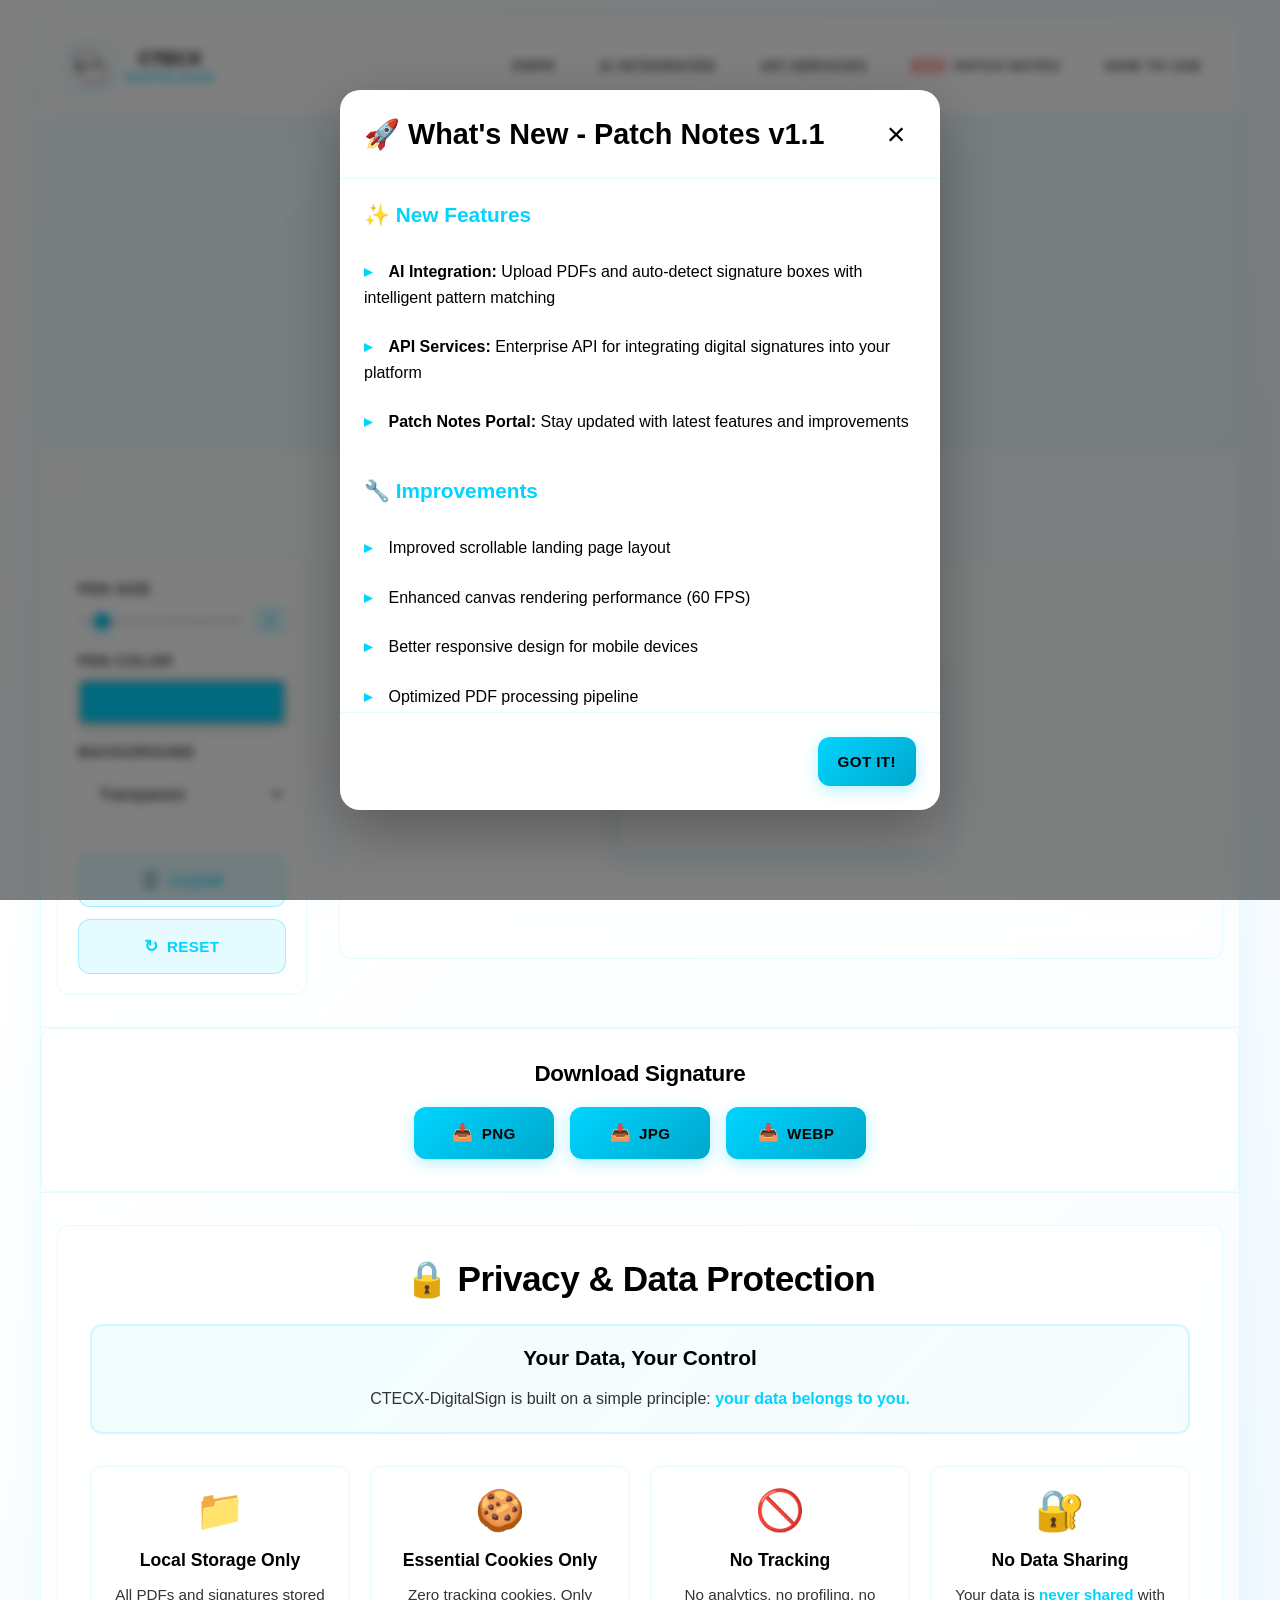
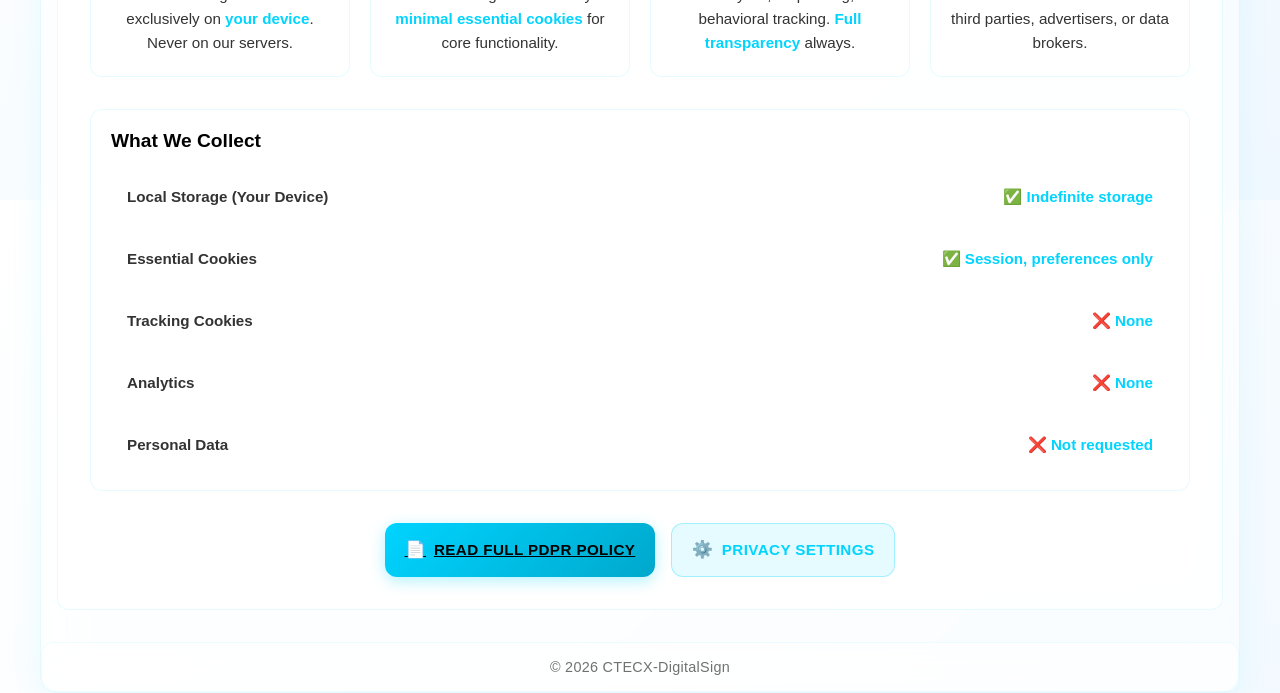
<file: index.html>
<!DOCTYPE html>
<html lang="en">
<head>
    <meta charset="UTF-8">
    <meta name="viewport" content="width=device-width, initial-scale=1.0, viewport-fit=cover">
    <title>CTECX-DigitalSign</title>
    <link rel="stylesheet" href="style.css">
    
    <!-- Favicon -->
    <link rel="icon" type="image/x-icon" href="favicon.ico">
    <link rel="icon" type="image/png" sizes="32x32" href="favicon-32x32.png">
    <link rel="icon" type="image/png" sizes="64x64" href="favicon-64x64.png">
    <link rel="icon" type="image/png" sizes="128x128" href="favicon-128x128.png">
    <link rel="icon" type="image/png" sizes="192x192" href="favicon-192x192.png">
    <link rel="icon" type="image/png" sizes="256x256" href="favicon-256x256.png">
    <link rel="apple-touch-icon" href="favicon-192x192.png">
    <meta name="theme-color" content="#00d4ff">
</head>
<body>
    <div class="container">
        <header class="glass-morphism">
            <div class="header-wrapper">
                <div class="logo-section">
                    <div class="logo">
                        <img src="ctex-logo.webp" alt="CTECX Logo" class="logo-image">
                    </div>
                    <div class="logo-text-group">
                        <span class="logo-text">CTECX</span>
                        <span class="logo-subtext">DigitalSign</span>
                    </div>
                </div>
                <button class="mobile-menu-toggle" id="mobileMenuToggle" aria-label="Toggle menu">
                    <span class="hamburger"></span>
                    <span class="hamburger"></span>
                    <span class="hamburger"></span>
                </button>
                <nav class="nav-menu" id="navMenu">
                    <a href="#pdpr" class="nav-link">PDPR</a>
                    <a href="ai-integrated.html" class="nav-link">AI INTEGRATED</a>
                    <a href="api-services.html" class="nav-link">API Services</a>
                    <button id="patchNotesBtn" class="nav-link nav-button" title="View latest patch notes">
                        <span class="badge new-badge">NEW</span> Patch Notes
                    </button>
                    <a href="how-to-use.html" class="nav-link">How to Use</a>
                </nav>
            </div>
        </header>

        <section class="hero-section glass-morphism">
            <div class="hero-content">
                <h2>Trusted by Thousands</h2>
                <div class="carousel-wrapper">
                    <div class="visitor-counter">
                        <span id="visitorCount" class="visitor-number">5,762</span>
                        <span class="visitor-label">Visitors</span>
                    </div>
                </div>
                <p class="hero-subtitle">Join our growing community of digital signature users</p>
            </div>
        </section>

        <section class="signature-section">
            <div class="signature-container">
                <h2>Sign Your Document</h2>
                
                <div class="signature-content">
                    <div class="controls glass-morphism">
                        <div class="control-group">
                            <label for="penSize">Pen Size</label>
                            <div class="slider-container">
                                <input type="range" id="penSize" min="1" max="20" value="3">
                                <span id="sizeValue" class="value-badge">3</span>
                            </div>
                        </div>

                        <div class="control-group">
                            <label for="penColor">Pen Color</label>
                            <input type="color" id="penColor" value="#00d4ff">
                        </div>

                        <div class="control-group">
                            <label for="backgroundColor">Background</label>
                            <select id="backgroundColor">
                                <option value="transparent">Transparent</option>
                                <option value="white">White</option>
                                <option value="light">Light</option>
                            </select>
                        </div>

                        <div class="button-group">
                            <button id="clearBtn" class="btn btn-secondary" title="Clear signature">
                                <span class="icon">🗑️</span>
                                <span class="btn-text">Clear</span>
                            </button>
                            <button id="resetBtn" class="btn btn-secondary" title="Reset all settings">
                                <span class="icon">↻</span>
                                <span class="btn-text">Reset</span>
                            </button>
                        </div>
                    </div>

                    <div class="canvas-section">
                        <div class="canvas-wrapper glass-morphism">
                            <canvas id="signatureCanvas"></canvas>
                        </div>
                    </div>
                </div>
            </div>
        </section>

        <div class="download-section glass-morphism">
            <h2>Download Signature</h2>
            <div class="download-buttons">
                <button id="downloadPNG" class="btn btn-primary" title="Download as PNG with transparency">
                    <span class="icon">📥</span>
                    <span>PNG</span>
                </button>
                <button id="downloadJPG" class="btn btn-primary" title="Download as JPG">
                    <span class="icon">📥</span>
                    <span>JPG</span>
                </button>
                <button id="downloadWebP" class="btn btn-primary" title="Download as WebP with transparency">
                    <span class="icon">📥</span>
                    <span>WebP</span>
                </button>
            </div>
        </div>

        <section id="pdpr" class="pdpr-section">
            <div class="pdpr-container glass-morphism">
                <h2>🔒 Privacy & Data Protection</h2>
                <div class="pdpr-content">
                    <div class="pdpr-highlight">
                        <h3>Your Data, Your Control</h3>
                        <p>CTECX-DigitalSign is built on a simple principle: <strong>your data belongs to you.</strong></p>
                    </div>
                    
                    <div class="pdpr-grid">
                        <div class="pdpr-card">
                            <div class="pdpr-icon">📁</div>
                            <h4>Local Storage Only</h4>
                            <p>All PDFs and signatures stored exclusively on <strong>your device</strong>. Never on our servers.</p>
                        </div>
                        <div class="pdpr-card">
                            <div class="pdpr-icon">🍪</div>
                            <h4>Essential Cookies Only</h4>
                            <p>Zero tracking cookies. Only <strong>minimal essential cookies</strong> for core functionality.</p>
                        </div>
                        <div class="pdpr-card">
                            <div class="pdpr-icon">🚫</div>
                            <h4>No Tracking</h4>
                            <p>No analytics, no profiling, no behavioral tracking. <strong>Full transparency</strong> always.</p>
                        </div>
                        <div class="pdpr-card">
                            <div class="pdpr-icon">🔐</div>
                            <h4>No Data Sharing</h4>
                            <p>Your data is <strong>never shared</strong> with third parties, advertisers, or data brokers.</p>
                        </div>
                    </div>

                    <div class="pdpr-details">
                        <h3>What We Collect</h3>
                        <div class="pdpr-table">
                            <div class="pdpr-row">
                                <div class="pdpr-col-label">Local Storage (Your Device)</div>
                                <div class="pdpr-col-value">✅ Indefinite storage</div>
                            </div>
                            <div class="pdpr-row">
                                <div class="pdpr-col-label">Essential Cookies</div>
                                <div class="pdpr-col-value">✅ Session, preferences only</div>
                            </div>
                            <div class="pdpr-row">
                                <div class="pdpr-col-label">Tracking Cookies</div>
                                <div class="pdpr-col-value">❌ None</div>
                            </div>
                            <div class="pdpr-row">
                                <div class="pdpr-col-label">Analytics</div>
                                <div class="pdpr-col-value">❌ None</div>
                            </div>
                            <div class="pdpr-row">
                                <div class="pdpr-col-label">Personal Data</div>
                                <div class="pdpr-col-value">❌ Not requested</div>
                            </div>
                        </div>
                    </div>

                    <div class="pdpr-cta">
                        <a href="PDPR_PRIVACY_POLICY.md" class="btn btn-primary" target="_blank">
                            <span class="icon">📄</span>
                            <span>Read Full PDPR Policy</span>
                        </a>
                        <button id="privacySettingsBtn" class="btn btn-secondary">
                            <span class="icon">⚙️</span>
                            <span>Privacy Settings</span>
                        </button>
                    </div>
                </div>
            </div>
        </section>

        <footer class="glass-morphism">
            <p>&copy; 2026 CTECX-DigitalSign</p>
        </footer>
    </div>

    <!-- Patch Notes Modal -->
    <div id="patchNotesModal" class="modal">
        <div class="modal-content">
            <div class="modal-header">
                <h2>🚀 What's New - Patch Notes v1.1</h2>
                <button class="modal-close" id="closePatchNotes">&times;</button>
            </div>
            <div class="modal-body">
                <div class="patch-section">
                    <h3>✨ New Features</h3>
                    <ul>
                        <li><strong>AI Integration:</strong> Upload PDFs and auto-detect signature boxes with intelligent pattern matching</li>
                        <li><strong>API Services:</strong> Enterprise API for integrating digital signatures into your platform</li>
                        <li><strong>Patch Notes Portal:</strong> Stay updated with latest features and improvements</li>
                    </ul>
                </div>
                <div class="patch-section">
                    <h3>🔧 Improvements</h3>
                    <ul>
                        <li>Improved scrollable landing page layout</li>
                        <li>Enhanced canvas rendering performance (60 FPS)</li>
                        <li>Better responsive design for mobile devices</li>
                        <li>Optimized PDF processing pipeline</li>
                    </ul>
                </div>
                <div class="patch-section">
                    <h3>🐛 Bug Fixes</h3>
                    <ul>
                        <li>Fixed header visibility on desktop at 100% zoom</li>
                        <li>Resolved canvas scrolling issues</li>
                        <li>Improved favicon loading on all browsers</li>
                    </ul>
                </div>
                <div class="patch-section">
                    <h3>📅 Version Info</h3>
                    <p><strong>Version:</strong> v1.1.0</p>
                    <p><strong>Released:</strong> March 17, 2026</p>
                    <p><strong>Developer:</strong> Wan Mohd Azizi (CTECX Deckergui Agentic Integrated System)</p>
                    <p><strong>License:</strong> Free to Use | <a href="https://github.com/ctaxnagomi" target="_blank">Donate via GitHub</a></p>
                </div>
            </div>
            <div class="modal-footer">
                <button id="closePatchNotesBtn" class="btn btn-primary">Got it!</button>
            </div>
        </div>
    </div>

    <script src="script.js"></script>
    <script>
        // Patch Notes Modal Handler
        const patchNotesBtn = document.getElementById('patchNotesBtn');
        const patchNotesModal = document.getElementById('patchNotesModal');
        const closePatchNotesBtn = document.getElementById('closePatchNotes');
        const closePatchNotesBtn2 = document.getElementById('closePatchNotesBtn');

        patchNotesBtn.addEventListener('click', () => {
            patchNotesModal.style.display = 'flex';
        });

        closePatchNotesBtn.addEventListener('click', () => {
            patchNotesModal.style.display = 'none';
        });

        closePatchNotesBtn2.addEventListener('click', () => {
            patchNotesModal.style.display = 'none';
        });

        patchNotesModal.addEventListener('click', (e) => {
            if (e.target === patchNotesModal) {
                patchNotesModal.style.display = 'none';
            }
        });

        // Check if this is the first visit
        if (!sessionStorage.getItem('welcomeShown') && !localStorage.getItem('skipWelcome')) {
            // Redirect to welcome page
            // window.location.href = 'welcome.html';
            sessionStorage.setItem('welcomeShown', 'true');
            // Show patch notes on first visit
            setTimeout(() => {
                patchNotesModal.style.display = 'flex';
            }, 1000);
        }
    </script>
</body>
</html>
</file>
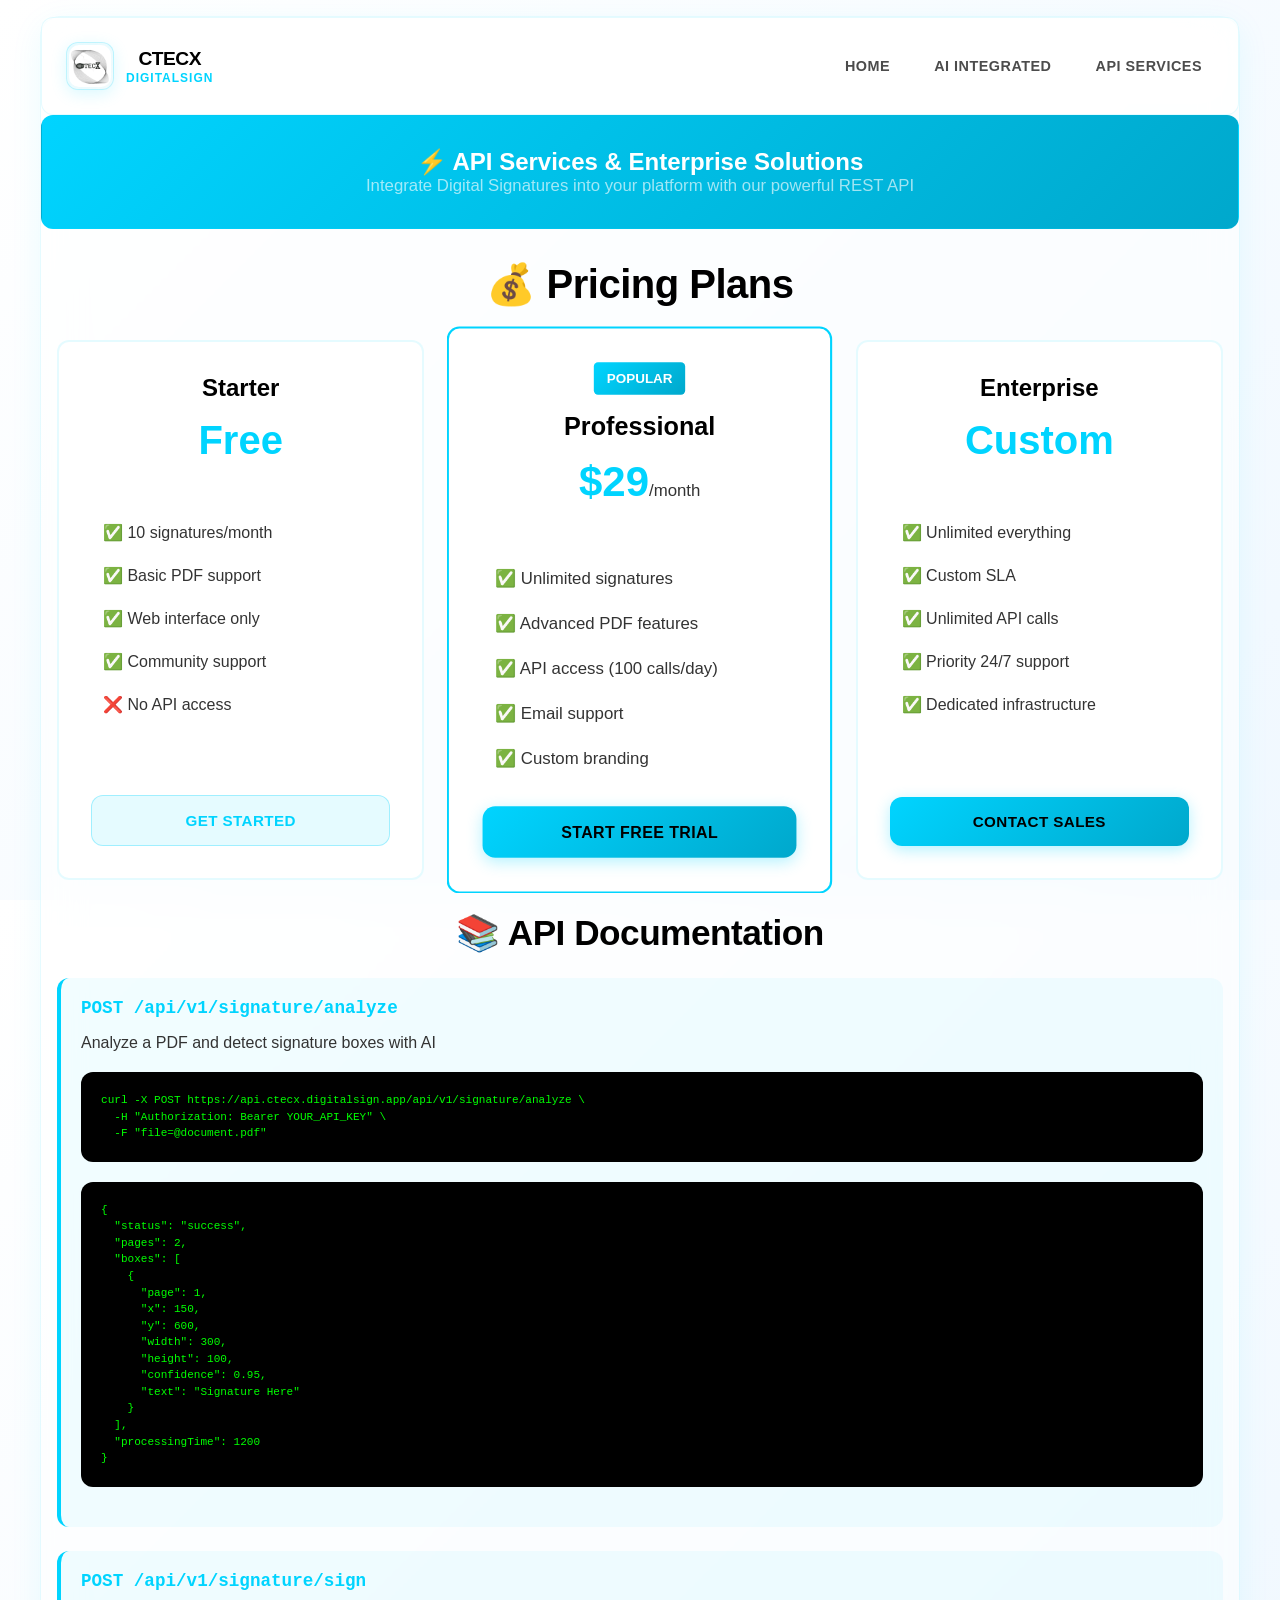
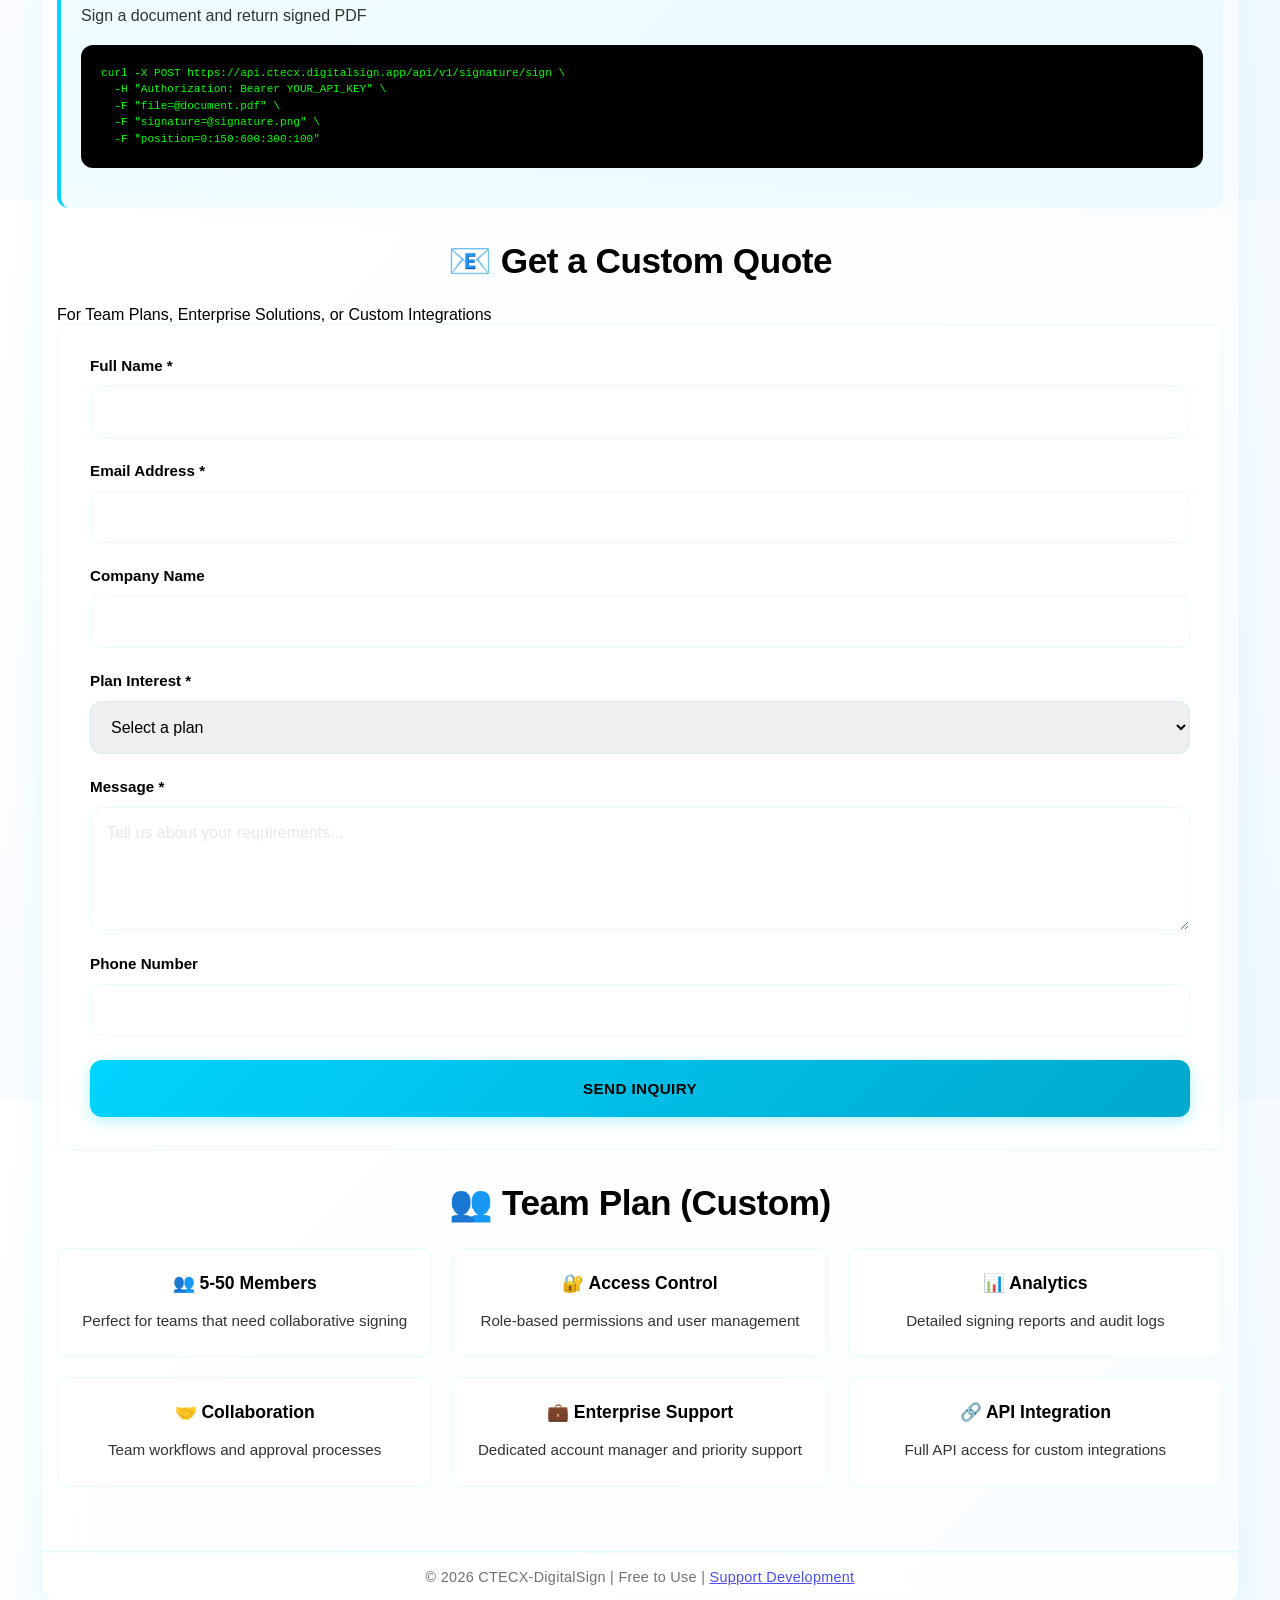
<file: api-services.html>
<!DOCTYPE html>
<html lang="en">
<head>
    <meta charset="UTF-8">
    <meta name="viewport" content="width=device-width, initial-scale=1.0, viewport-fit=cover">
    <title>API Services - CTECX-DigitalSign</title>
    <link rel="stylesheet" href="style.css">
    
    <!-- Favicon -->
    <link rel="icon" type="image/x-icon" href="favicon.ico">
    <link rel="icon" type="image/png" sizes="32x32" href="favicon-32x32.png">
    <link rel="apple-touch-icon" href="favicon-192x192.png">
    <meta name="theme-color" content="#00d4ff">
</head>
<body>
    <div class="container">
        <header class="glass-morphism">
            <div class="header-wrapper">
                <div class="logo-section">
                    <div class="logo">
                        <img src="ctex-logo.webp" alt="CTECX Logo" class="logo-image">
                    </div>
                    <div class="logo-text-group">
                        <span class="logo-text">CTECX</span>
                        <span class="logo-subtext">DigitalSign</span>
                    </div>
                </div>
                <nav class="nav-menu">
                    <a href="index.html" class="nav-link">Home</a>
                    <a href="ai-integrated.html" class="nav-link">AI INTEGRATED</a>
                    <a href="api-services.html" class="nav-link">API Services</a>
                </nav>
            </div>
        </header>

        <section class="hero-section glass-morphism" style="background: linear-gradient(135deg, #00d4ff 0%, #00a8cc 100%); color: white;">
            <div class="hero-content">
                <h1>⚡ API Services & Enterprise Solutions</h1>
                <p class="hero-subtitle" style="color: rgba(255,255,255,0.9);">Integrate Digital Signatures into your platform with our powerful REST API</p>
            </div>
        </section>

        <section class="signature-section">
            <div class="signature-container">
                <!-- Pricing Cards -->
                <div class="pricing-section">
                    <h2>💰 Pricing Plans</h2>
                    
                    <div class="pricing-grid">
                        <!-- Starter Plan -->
                        <div class="pricing-card">
                            <div class="pricing-header">
                                <h3>Starter</h3>
                                <p class="price">Free</p>
                            </div>
                            <ul class="pricing-features">
                                <li>✅ 10 signatures/month</li>
                                <li>✅ Basic PDF support</li>
                                <li>✅ Web interface only</li>
                                <li>✅ Community support</li>
                                <li>❌ No API access</li>
                            </ul>
                            <button class="btn btn-secondary" onclick="selectPlan('starter')">Get Started</button>
                        </div>

                        <!-- Professional Plan -->
                        <div class="pricing-card featured">
                            <div class="pricing-header">
                                <div class="badge-pro">POPULAR</div>
                                <h3>Professional</h3>
                                <p class="price">$29<span>/month</span></p>
                            </div>
                            <ul class="pricing-features">
                                <li>✅ Unlimited signatures</li>
                                <li>✅ Advanced PDF features</li>
                                <li>✅ API access (100 calls/day)</li>
                                <li>✅ Email support</li>
                                <li>✅ Custom branding</li>
                            </ul>
                            <button class="btn btn-primary" onclick="selectPlan('professional')">Start Free Trial</button>
                        </div>

                        <!-- Enterprise Plan -->
                        <div class="pricing-card">
                            <div class="pricing-header">
                                <h3>Enterprise</h3>
                                <p class="price">Custom</p>
                            </div>
                            <ul class="pricing-features">
                                <li>✅ Unlimited everything</li>
                                <li>✅ Custom SLA</li>
                                <li>✅ Unlimited API calls</li>
                                <li>✅ Priority 24/7 support</li>
                                <li>✅ Dedicated infrastructure</li>
                            </ul>
                            <button class="btn btn-primary" onclick="selectPlan('enterprise')">Contact Sales</button>
                        </div>
                    </div>
                </div>

                <!-- API Documentation -->
                <div class="api-section">
                    <h2>📚 API Documentation</h2>
                    
                    <div class="api-endpoint">
                        <h3>POST /api/v1/signature/analyze</h3>
                        <p>Analyze a PDF and detect signature boxes with AI</p>
                        
                        <div class="code-block">
<pre>curl -X POST https://api.ctecx.digitalsign.app/api/v1/signature/analyze \
  -H "Authorization: Bearer YOUR_API_KEY" \
  -F "file=@document.pdf"</pre>
                        </div>

                        <div class="response-block">
<pre>{
  "status": "success",
  "pages": 2,
  "boxes": [
    {
      "page": 1,
      "x": 150,
      "y": 600,
      "width": 300,
      "height": 100,
      "confidence": 0.95,
      "text": "Signature Here"
    }
  ],
  "processingTime": 1200
}</pre>
                        </div>
                    </div>

                    <div class="api-endpoint">
                        <h3>POST /api/v1/signature/sign</h3>
                        <p>Sign a document and return signed PDF</p>
                        
                        <div class="code-block">
<pre>curl -X POST https://api.ctecx.digitalsign.app/api/v1/signature/sign \
  -H "Authorization: Bearer YOUR_API_KEY" \
  -F "file=@document.pdf" \
  -F "signature=@signature.png" \
  -F "position=0:150:600:300:100"</pre>
                        </div>
                    </div>
                </div>

                <!-- Contact Form Section -->
                <div class="contact-section">
                    <h2>📧 Get a Custom Quote</h2>
                    <p>For Team Plans, Enterprise Solutions, or Custom Integrations</p>
                    
                    <form id="contactForm" class="contact-form">
                        <div class="form-group">
                            <label for="name">Full Name *</label>
                            <input type="text" id="name" name="name" required>
                        </div>

                        <div class="form-group">
                            <label for="email">Email Address *</label>
                            <input type="email" id="email" name="email" required>
                        </div>

                        <div class="form-group">
                            <label for="company">Company Name</label>
                            <input type="text" id="company" name="company">
                        </div>

                        <div class="form-group">
                            <label for="plan">Plan Interest *</label>
                            <select id="plan" name="plan" required>
                                <option value="">Select a plan</option>
                                <option value="team">Team Plan (5-50 members)</option>
                                <option value="enterprise">Enterprise Solution</option>
                                <option value="custom">Custom Integration</option>
                                <option value="other">Other Inquiry</option>
                            </select>
                        </div>

                        <div class="form-group">
                            <label for="message">Message *</label>
                            <textarea id="message" name="message" rows="5" required placeholder="Tell us about your requirements..."></textarea>
                        </div>

                        <div class="form-group">
                            <label for="phone">Phone Number</label>
                            <input type="tel" id="phone" name="phone">
                        </div>

                        <button type="submit" class="btn btn-primary" style="width: 100%; padding: var(--spacing-lg);">Send Inquiry</button>
                    </form>
                </div>

                <!-- Team Plan Details -->
                <div class="team-plan">
                    <h2>👥 Team Plan (Custom)</h2>
                    <div class="team-features">
                        <div class="feature-card">
                            <h4>👥 5-50 Members</h4>
                            <p>Perfect for teams that need collaborative signing</p>
                        </div>
                        <div class="feature-card">
                            <h4>🔐 Access Control</h4>
                            <p>Role-based permissions and user management</p>
                        </div>
                        <div class="feature-card">
                            <h4>📊 Analytics</h4>
                            <p>Detailed signing reports and audit logs</p>
                        </div>
                        <div class="feature-card">
                            <h4>🤝 Collaboration</h4>
                            <p>Team workflows and approval processes</p>
                        </div>
                        <div class="feature-card">
                            <h4>💼 Enterprise Support</h4>
                            <p>Dedicated account manager and priority support</p>
                        </div>
                        <div class="feature-card">
                            <h4>🔗 API Integration</h4>
                            <p>Full API access for custom integrations</p>
                        </div>
                    </div>
                </div>
            </div>
        </section>

        <footer class="glass-morphism">
            <p>&copy; 2026 CTECX-DigitalSign | Free to Use | <a href="https://github.com/ctaxnagomi" target="_blank">Support Development</a></p>
        </footer>
    </div>

    <script>
        // Plan Selection Handler
        function selectPlan(plan) {
            document.getElementById('plan').value = plan;
            document.getElementById('contactForm').scrollIntoView({ behavior: 'smooth' });
            document.getElementById('name').focus();
        }

        // Form Submission Handler
        document.getElementById('contactForm').addEventListener('submit', function(e) {
            e.preventDefault();

            const name = document.getElementById('name').value;
            const email = document.getElementById('email').value;
            const company = document.getElementById('company').value;
            const plan = document.getElementById('plan').value;
            const message = document.getElementById('message').value;
            const phone = document.getElementById('phone').value;

            // Construct mailto link
            const subject = `API Services Inquiry - ${plan}`;
            const body = `
Hello,

I am interested in ${plan} plan for CTECX-DigitalSign API Services.

Name: ${name}
Email: ${email}
Company: ${company}
Phone: ${phone}

Message:
${message}

---
Sent from CTECX-DigitalSign API Services Page
            `.trim();

            const mailtoLink = `mailto:ctaxnagomi@gmail.com?subject=${encodeURIComponent(subject)}&body=${encodeURIComponent(body)}`;

            // Open mail client
            window.location.href = mailtoLink;

            // Show confirmation
            alert('Opening your email client. If it doesn\'t open, please contact us directly at: ctaxnagomi@gmail.com');
        });
    </script>
</body>
</html>
</file>
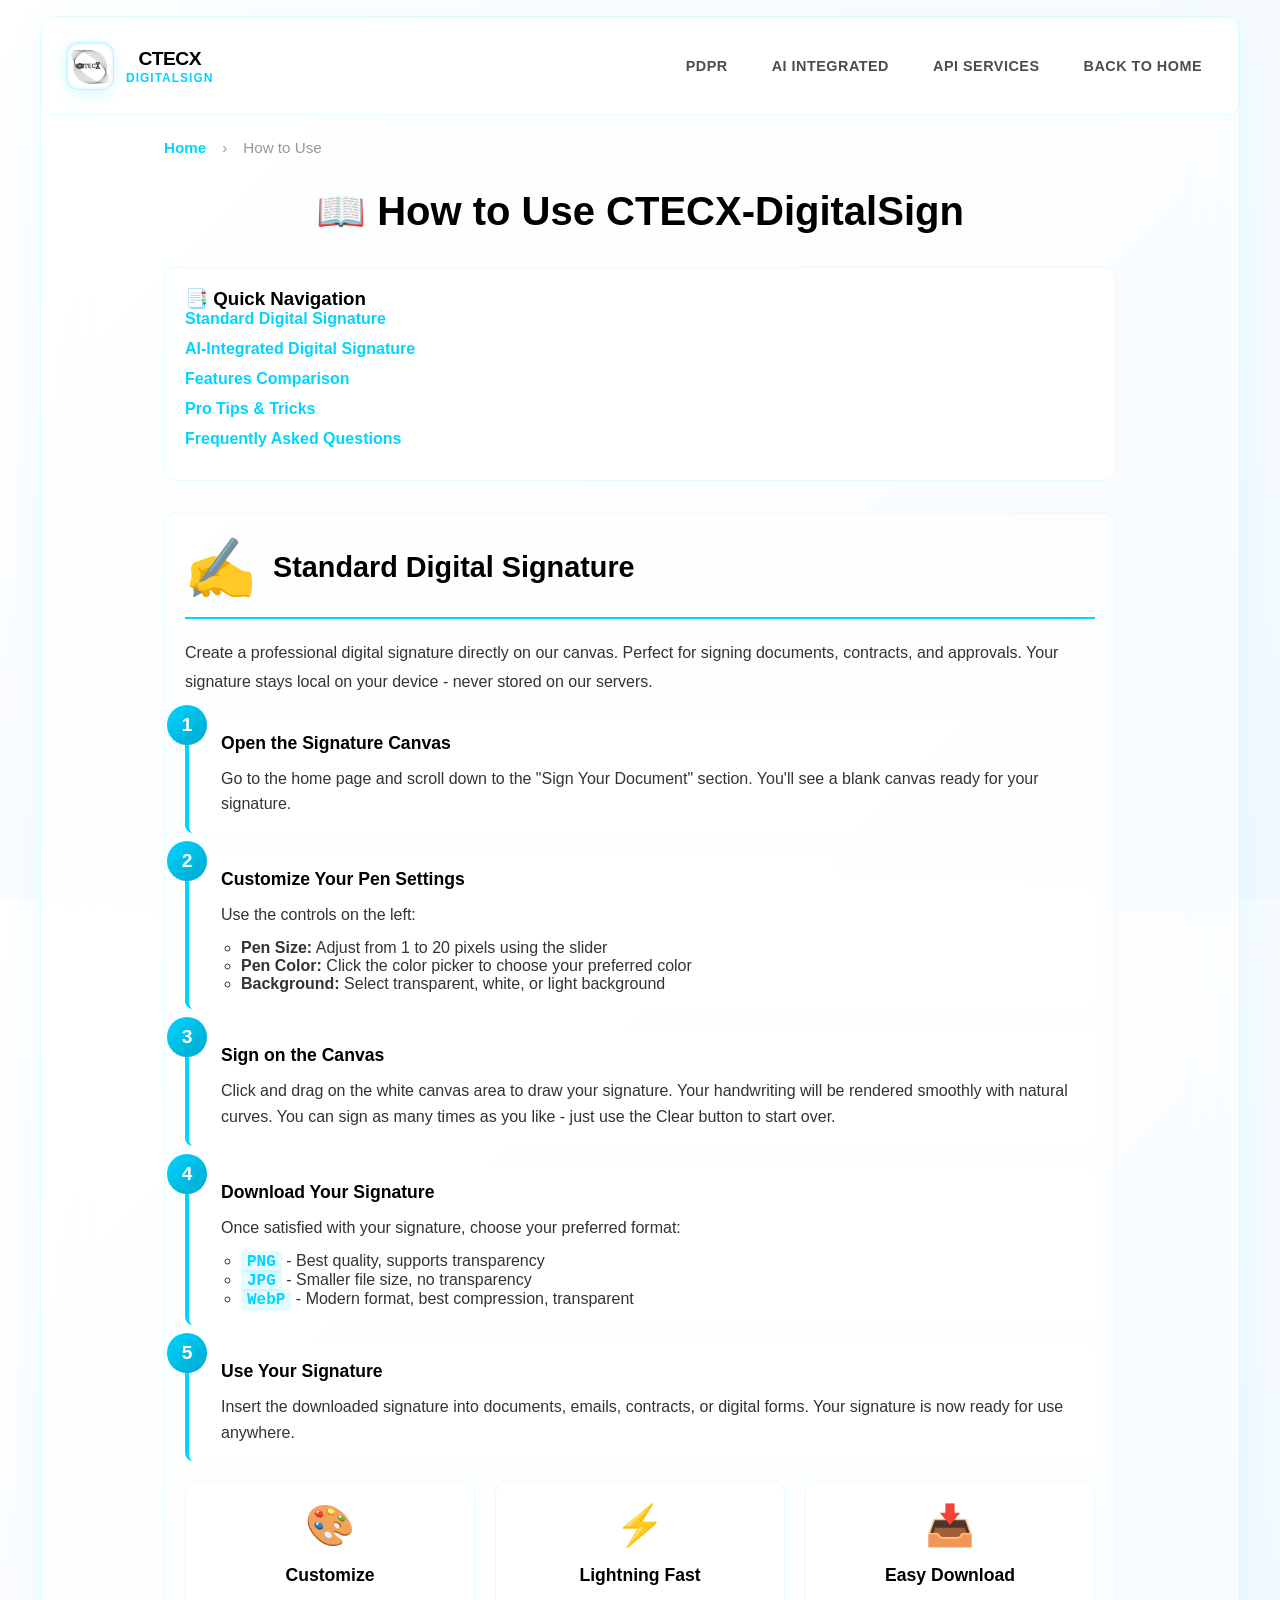
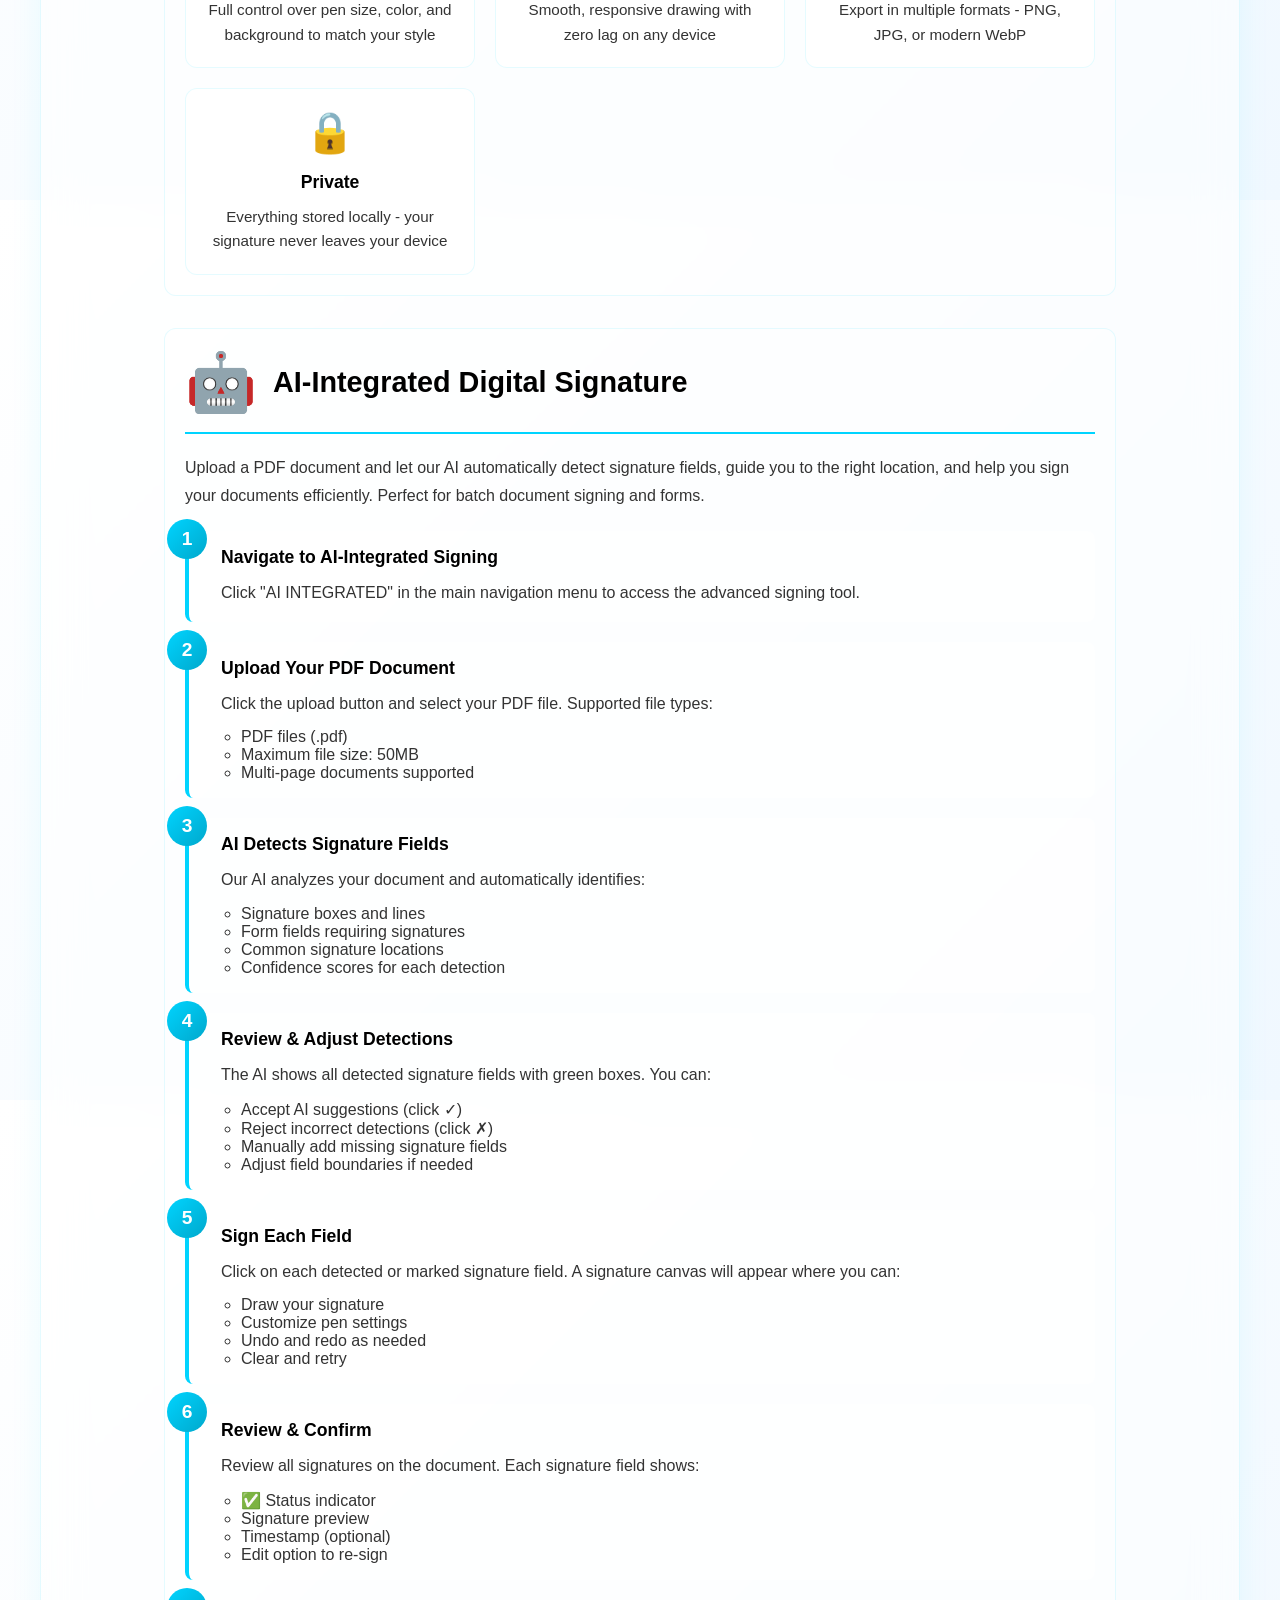
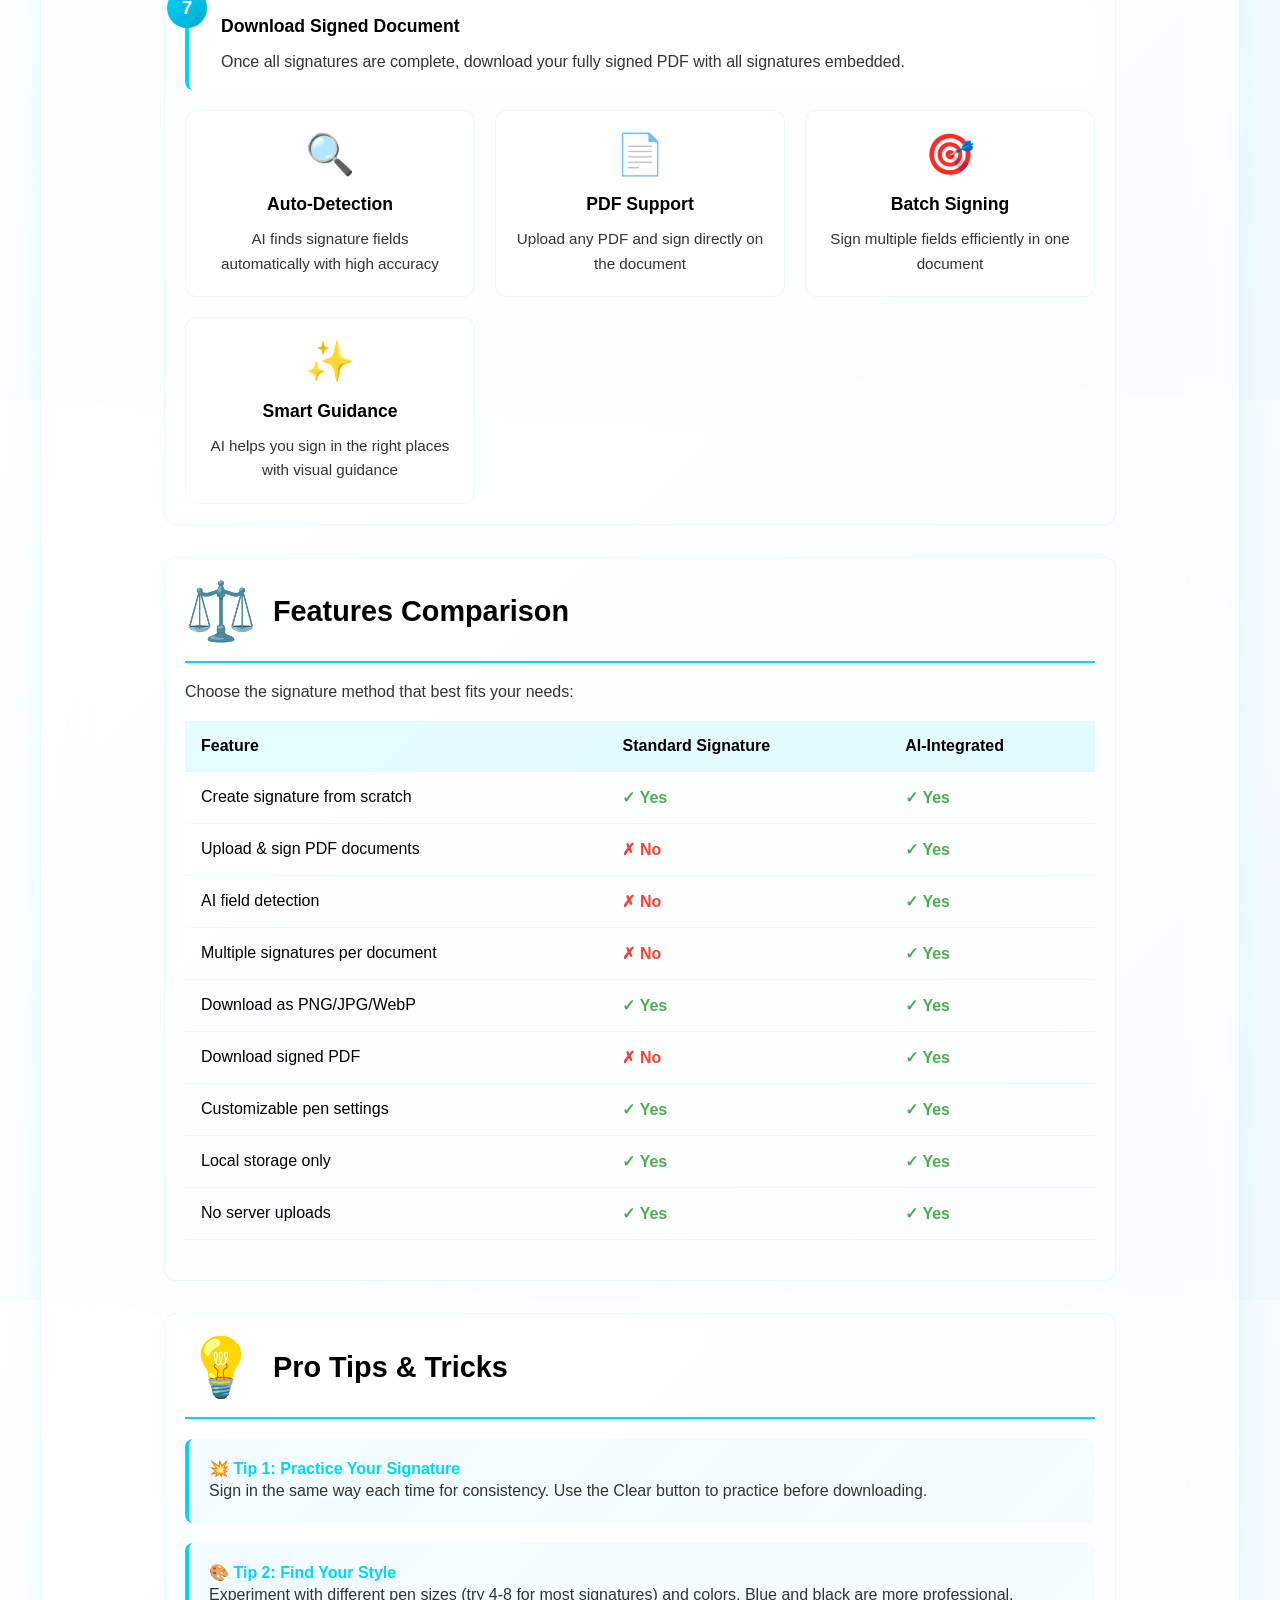
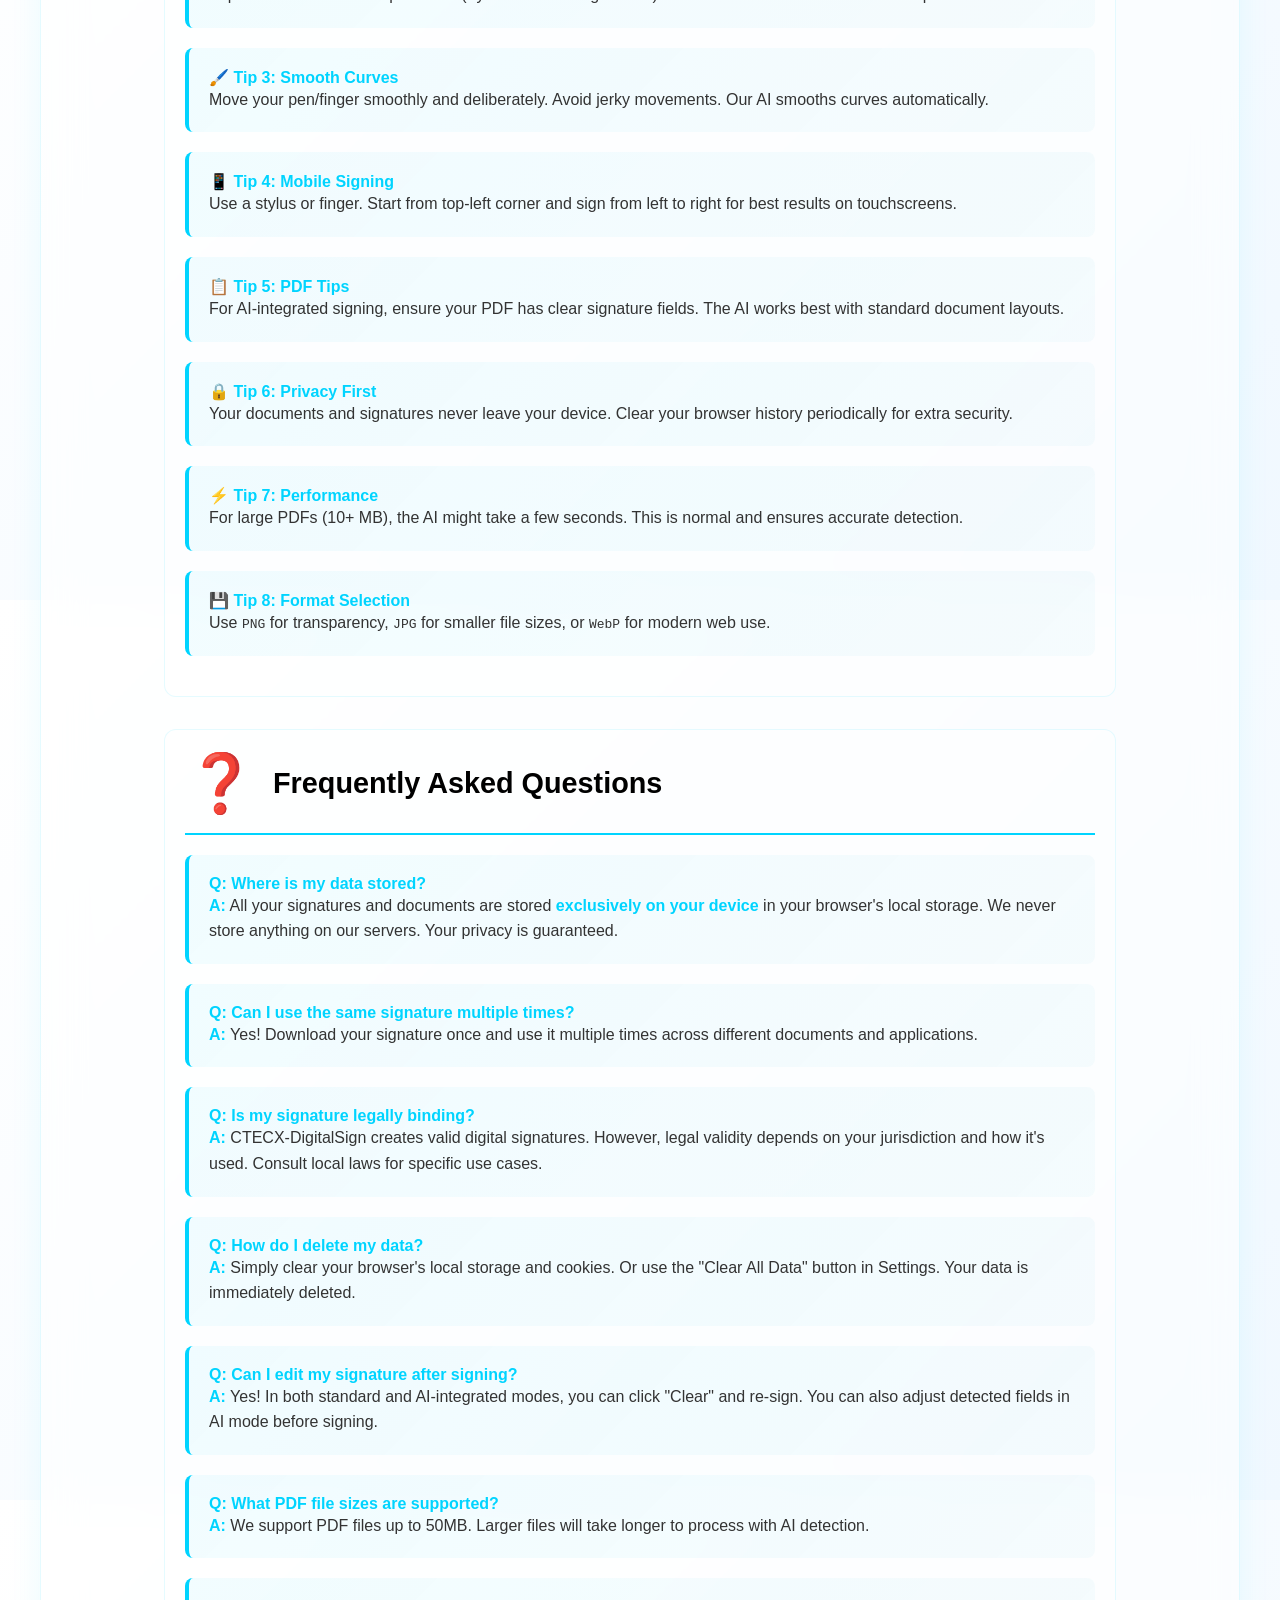
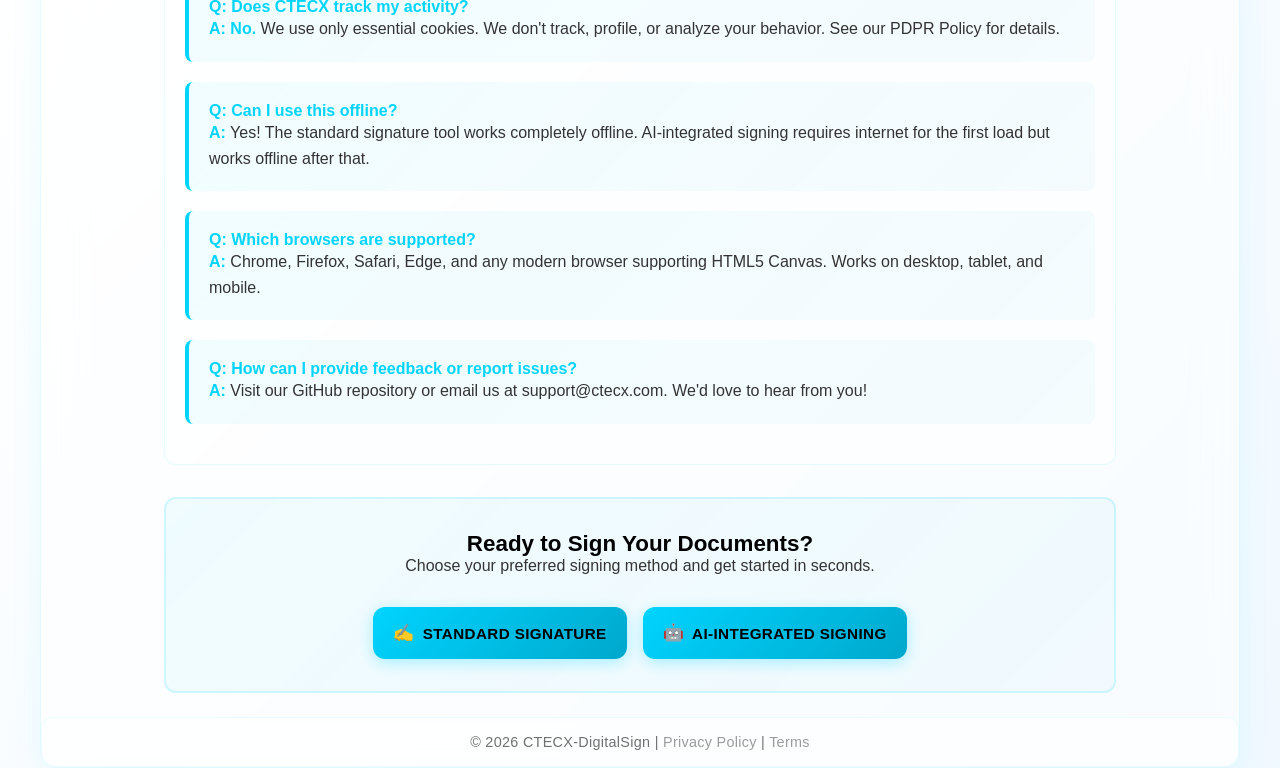
<file: how-to-use.html>
<!DOCTYPE html>
<html lang="en">
<head>
    <meta charset="UTF-8">
    <meta name="viewport" content="width=device-width, initial-scale=1.0, viewport-fit=cover">
    <title>How to Use - CTECX-DigitalSign</title>
    <link rel="stylesheet" href="style.css">
    <link rel="icon" type="image/x-icon" href="favicon.ico">
    <link rel="icon" type="image/png" sizes="32x32" href="favicon-32x32.png">
    <style>
        .how-to-container {
            max-width: 1000px;
            margin: 0 auto;
            padding: var(--spacing-xl);
        }

        .how-to-section {
            margin-bottom: var(--spacing-2xl);
            background: rgba(255, 255, 255, 0.4);
            border: 1px solid var(--glass-border);
            border-radius: var(--border-radius-sm);
            padding: var(--spacing-lg);
            animation: slideIn 0.5s ease-out;
        }

        @keyframes slideIn {
            from {
                opacity: 0;
                transform: translateY(20px);
            }
            to {
                opacity: 1;
                transform: translateY(0);
            }
        }

        .how-to-section h2 {
            color: var(--color-dark);
            font-size: 1.8em;
            margin-bottom: var(--spacing-lg);
            padding-bottom: var(--spacing-md);
            border-bottom: 2px solid var(--color-primary);
            display: flex;
            align-items: center;
            gap: var(--spacing-md);
        }

        .section-icon {
            font-size: 2em;
            min-width: 40px;
        }

        .step-list {
            list-style: none;
            counter-reset: step-counter;
            padding: 0;
        }

        .step-item {
            counter-increment: step-counter;
            margin-bottom: var(--spacing-lg);
            padding: var(--spacing-md);
            background: rgba(255, 255, 255, 0.5);
            border-left: 4px solid var(--color-primary);
            border-radius: 8px;
            position: relative;
            padding-left: var(--spacing-2xl);
        }

        .step-item::before {
            content: counter(step-counter);
            position: absolute;
            left: 0;
            top: 0;
            width: 40px;
            height: 40px;
            background: linear-gradient(135deg, var(--color-primary) 0%, var(--color-primary-dark) 100%);
            color: white;
            display: flex;
            align-items: center;
            justify-content: center;
            font-weight: 700;
            font-size: 1.2em;
            border-radius: 50%;
            margin-left: -22px;
            margin-top: -12px;
        }

        .step-item h4 {
            color: var(--color-dark);
            font-weight: 700;
            margin: 0 0 var(--spacing-sm) 0;
            font-size: 1.1em;
        }

        .step-item p {
            color: var(--color-gray-dark);
            margin: 0;
            line-height: 1.6;
        }

        .step-item code {
            background: rgba(0, 212, 255, 0.1);
            padding: 2px 6px;
            border-radius: 4px;
            color: var(--color-primary);
            font-family: 'Courier New', monospace;
            font-weight: 600;
        }

        .feature-grid {
            display: grid;
            grid-template-columns: repeat(auto-fit, minmax(280px, 1fr));
            gap: var(--spacing-lg);
            margin-top: var(--spacing-lg);
        }

        .feature-card {
            background: white;
            border: 1px solid var(--glass-border);
            border-radius: var(--border-radius-sm);
            padding: var(--spacing-lg);
            text-align: center;
            transition: all 0.3s ease;
        }

        .feature-card:hover {
            border-color: var(--color-primary);
            box-shadow: 0 8px 32px rgba(0, 212, 255, 0.1);
            transform: translateY(-4px);
        }

        .feature-icon {
            font-size: 2.5em;
            margin-bottom: var(--spacing-md);
        }

        .feature-card h4 {
            color: var(--color-dark);
            font-weight: 700;
            margin-bottom: var(--spacing-sm);
            font-size: 1.1em;
        }

        .feature-card p {
            color: var(--color-gray-dark);
            font-size: 0.95em;
            line-height: 1.6;
        }

        .tip-box {
            background: linear-gradient(135deg, rgba(0, 212, 255, 0.05) 0%, rgba(0, 168, 204, 0.03) 100%);
            border-left: 4px solid var(--color-primary);
            border-radius: 8px;
            padding: var(--spacing-lg);
            margin: var(--spacing-lg) 0;
        }

        .tip-box strong {
            color: var(--color-primary);
            font-weight: 700;
        }

        .tip-box p {
            margin: 0;
            color: var(--color-gray-dark);
            line-height: 1.6;
        }

        .comparison-table {
            width: 100%;
            border-collapse: collapse;
            margin: var(--spacing-lg) 0;
        }

        .comparison-table th,
        .comparison-table td {
            padding: var(--spacing-md);
            text-align: left;
            border-bottom: 1px solid var(--glass-border);
        }

        .comparison-table th {
            background: rgba(0, 212, 255, 0.1);
            color: var(--color-dark);
            font-weight: 700;
        }

        .comparison-table tr:hover {
            background: rgba(0, 212, 255, 0.05);
        }

        .mark {
            color: #4caf50;
            font-weight: 700;
        }

        .unmark {
            color: #f44336;
            font-weight: 700;
        }

        .cta-buttons {
            display: flex;
            gap: var(--spacing-md);
            justify-content: center;
            flex-wrap: wrap;
            margin-top: var(--spacing-2xl);
        }

        .breadcrumb {
            display: flex;
            gap: var(--spacing-md);
            align-items: center;
            margin-bottom: var(--spacing-2xl);
            font-size: 0.95em;
        }

        .breadcrumb a {
            color: var(--color-primary);
            text-decoration: none;
            font-weight: 600;
            transition: opacity 0.2s ease;
        }

        .breadcrumb a:hover {
            opacity: 0.7;
        }

        .breadcrumb span {
            color: var(--color-gray-dark);
            opacity: 0.5;
        }

        .toc {
            background: white;
            border: 1px solid var(--glass-border);
            border-radius: var(--border-radius-sm);
            padding: var(--spacing-lg);
            margin-bottom: var(--spacing-2xl);
        }

        .toc h3 {
            color: var(--color-dark);
            margin-top: 0;
            font-weight: 700;
        }

        .toc ul {
            list-style: none;
            padding: 0;
            margin: 0;
        }

        .toc li {
            margin-bottom: var(--spacing-sm);
        }

        .toc a {
            color: var(--color-primary);
            text-decoration: none;
            font-weight: 600;
            transition: opacity 0.2s ease;
        }

        .toc a:hover {
            opacity: 0.7;
        }

        @media (max-width: 768px) {
            .how-to-container {
                padding: var(--spacing-lg);
            }

            .how-to-section {
                padding: var(--spacing-md);
            }

            .how-to-section h2 {
                font-size: 1.4em;
            }

            .feature-grid {
                grid-template-columns: 1fr;
            }

            .cta-buttons {
                flex-direction: column;
            }

            .comparison-table {
                font-size: 0.9em;
            }

            .comparison-table th,
            .comparison-table td {
                padding: var(--spacing-sm);
            }

            .breadcrumb {
                flex-wrap: wrap;
            }
        }
    </style>
</head>
<body>
    <div class="container">
        <header class="glass-morphism">
            <div class="header-wrapper">
                <div class="logo-section">
                    <div class="logo">
                        <img src="ctex-logo.webp" alt="CTECX Logo" class="logo-image">
                    </div>
                    <div class="logo-text-group">
                        <span class="logo-text">CTECX</span>
                        <span class="logo-subtext">DigitalSign</span>
                    </div>
                </div>
                <button class="mobile-menu-toggle" id="mobileMenuToggle" aria-label="Toggle menu">
                    <span class="hamburger"></span>
                    <span class="hamburger"></span>
                    <span class="hamburger"></span>
                </button>
                <nav class="nav-menu" id="navMenu">
                    <a href="index.html#pdpr" class="nav-link">PDPR</a>
                    <a href="ai-integrated.html" class="nav-link">AI INTEGRATED</a>
                    <a href="api-services.html" class="nav-link">API Services</a>
                    <a href="index.html" class="nav-link">Back to Home</a>
                </nav>
            </div>
        </header>

        <div class="how-to-container">
            <div class="breadcrumb">
                <a href="index.html">Home</a>
                <span>›</span>
                <span>How to Use</span>
            </div>

            <h1 style="text-align: center; color: var(--color-dark); margin-bottom: var(--spacing-2xl); font-size: 2.5em;">
                📖 How to Use CTECX-DigitalSign
            </h1>

            <!-- Table of Contents -->
            <div class="toc">
                <h3>📑 Quick Navigation</h3>
                <ul>
                    <li><a href="#standard">Standard Digital Signature</a></li>
                    <li><a href="#ai-integrated">AI-Integrated Digital Signature</a></li>
                    <li><a href="#features">Features Comparison</a></li>
                    <li><a href="#tips">Pro Tips & Tricks</a></li>
                    <li><a href="#faq">Frequently Asked Questions</a></li>
                </ul>
            </div>

            <!-- Standard Digital Signature Section -->
            <div class="how-to-section" id="standard">
                <h2><span class="section-icon">✍️</span>Standard Digital Signature</h2>
                
                <p style="color: var(--color-gray-dark); line-height: 1.8; margin-bottom: var(--spacing-lg);">
                    Create a professional digital signature directly on our canvas. Perfect for signing documents, contracts, and approvals. Your signature stays local on your device - never stored on our servers.
                </p>

                <ol class="step-list">
                    <li class="step-item">
                        <h4>Open the Signature Canvas</h4>
                        <p>Go to the home page and scroll down to the "Sign Your Document" section. You'll see a blank canvas ready for your signature.</p>
                    </li>

                    <li class="step-item">
                        <h4>Customize Your Pen Settings</h4>
                        <p>Use the controls on the left:</p>
                        <ul style="margin-top: var(--spacing-sm); padding-left: 20px; color: var(--color-gray-dark);">
                            <li><strong>Pen Size:</strong> Adjust from 1 to 20 pixels using the slider</li>
                            <li><strong>Pen Color:</strong> Click the color picker to choose your preferred color</li>
                            <li><strong>Background:</strong> Select transparent, white, or light background</li>
                        </ul>
                    </li>

                    <li class="step-item">
                        <h4>Sign on the Canvas</h4>
                        <p>Click and drag on the white canvas area to draw your signature. Your handwriting will be rendered smoothly with natural curves. You can sign as many times as you like - just use the Clear button to start over.</p>
                    </li>

                    <li class="step-item">
                        <h4>Download Your Signature</h4>
                        <p>Once satisfied with your signature, choose your preferred format:</p>
                        <ul style="margin-top: var(--spacing-sm); padding-left: 20px; color: var(--color-gray-dark);">
                            <li><code>PNG</code> - Best quality, supports transparency</li>
                            <li><code>JPG</code> - Smaller file size, no transparency</li>
                            <li><code>WebP</code> - Modern format, best compression, transparent</li>
                        </ul>
                    </li>

                    <li class="step-item">
                        <h4>Use Your Signature</h4>
                        <p>Insert the downloaded signature into documents, emails, contracts, or digital forms. Your signature is now ready for use anywhere.</p>
                    </li>
                </ol>

                <div class="feature-grid">
                    <div class="feature-card">
                        <div class="feature-icon">🎨</div>
                        <h4>Customize</h4>
                        <p>Full control over pen size, color, and background to match your style</p>
                    </div>
                    <div class="feature-card">
                        <div class="feature-icon">⚡</div>
                        <h4>Lightning Fast</h4>
                        <p>Smooth, responsive drawing with zero lag on any device</p>
                    </div>
                    <div class="feature-card">
                        <div class="feature-icon">📥</div>
                        <h4>Easy Download</h4>
                        <p>Export in multiple formats - PNG, JPG, or modern WebP</p>
                    </div>
                    <div class="feature-card">
                        <div class="feature-icon">🔒</div>
                        <h4>Private</h4>
                        <p>Everything stored locally - your signature never leaves your device</p>
                    </div>
                </div>
            </div>

            <!-- AI-Integrated Section -->
            <div class="how-to-section" id="ai-integrated">
                <h2><span class="section-icon">🤖</span>AI-Integrated Digital Signature</h2>
                
                <p style="color: var(--color-gray-dark); line-height: 1.8; margin-bottom: var(--spacing-lg);">
                    Upload a PDF document and let our AI automatically detect signature fields, guide you to the right location, and help you sign your documents efficiently. Perfect for batch document signing and forms.
                </p>

                <ol class="step-list">
                    <li class="step-item">
                        <h4>Navigate to AI-Integrated Signing</h4>
                        <p>Click "AI INTEGRATED" in the main navigation menu to access the advanced signing tool.</p>
                    </li>

                    <li class="step-item">
                        <h4>Upload Your PDF Document</h4>
                        <p>Click the upload button and select your PDF file. Supported file types:</p>
                        <ul style="margin-top: var(--spacing-sm); padding-left: 20px; color: var(--color-gray-dark);">
                            <li>PDF files (.pdf)</li>
                            <li>Maximum file size: 50MB</li>
                            <li>Multi-page documents supported</li>
                        </ul>
                    </li>

                    <li class="step-item">
                        <h4>AI Detects Signature Fields</h4>
                        <p>Our AI analyzes your document and automatically identifies:</p>
                        <ul style="margin-top: var(--spacing-sm); padding-left: 20px; color: var(--color-gray-dark);">
                            <li>Signature boxes and lines</li>
                            <li>Form fields requiring signatures</li>
                            <li>Common signature locations</li>
                            <li>Confidence scores for each detection</li>
                        </ul>
                    </li>

                    <li class="step-item">
                        <h4>Review & Adjust Detections</h4>
                        <p>The AI shows all detected signature fields with green boxes. You can:</p>
                        <ul style="margin-top: var(--spacing-sm); padding-left: 20px; color: var(--color-gray-dark);">
                            <li>Accept AI suggestions (click ✓)</li>
                            <li>Reject incorrect detections (click ✗)</li>
                            <li>Manually add missing signature fields</li>
                            <li>Adjust field boundaries if needed</li>
                        </ul>
                    </li>

                    <li class="step-item">
                        <h4>Sign Each Field</h4>
                        <p>Click on each detected or marked signature field. A signature canvas will appear where you can:</p>
                        <ul style="margin-top: var(--spacing-sm); padding-left: 20px; color: var(--color-gray-dark);">
                            <li>Draw your signature</li>
                            <li>Customize pen settings</li>
                            <li>Undo and redo as needed</li>
                            <li>Clear and retry</li>
                        </ul>
                    </li>

                    <li class="step-item">
                        <h4>Review & Confirm</h4>
                        <p>Review all signatures on the document. Each signature field shows:</p>
                        <ul style="margin-top: var(--spacing-sm); padding-left: 20px; color: var(--color-gray-dark);">
                            <li>✅ Status indicator</li>
                            <li>Signature preview</li>
                            <li>Timestamp (optional)</li>
                            <li>Edit option to re-sign</li>
                        </ul>
                    </li>

                    <li class="step-item">
                        <h4>Download Signed Document</h4>
                        <p>Once all signatures are complete, download your fully signed PDF with all signatures embedded.</p>
                    </li>
                </ol>

                <div class="feature-grid">
                    <div class="feature-card">
                        <div class="feature-icon">🔍</div>
                        <h4>Auto-Detection</h4>
                        <p>AI finds signature fields automatically with high accuracy</p>
                    </div>
                    <div class="feature-card">
                        <div class="feature-icon">📄</div>
                        <h4>PDF Support</h4>
                        <p>Upload any PDF and sign directly on the document</p>
                    </div>
                    <div class="feature-card">
                        <div class="feature-icon">🎯</div>
                        <h4>Batch Signing</h4>
                        <p>Sign multiple fields efficiently in one document</p>
                    </div>
                    <div class="feature-card">
                        <div class="feature-icon">✨</div>
                        <h4>Smart Guidance</h4>
                        <p>AI helps you sign in the right places with visual guidance</p>
                    </div>
                </div>
            </div>

            <!-- Features Comparison -->
            <div class="how-to-section" id="features">
                <h2><span class="section-icon">⚖️</span>Features Comparison</h2>
                
                <p style="color: var(--color-gray-dark); margin-bottom: var(--spacing-lg);">
                    Choose the signature method that best fits your needs:
                </p>

                <table class="comparison-table">
                    <thead>
                        <tr>
                            <th>Feature</th>
                            <th>Standard Signature</th>
                            <th>AI-Integrated</th>
                        </tr>
                    </thead>
                    <tbody>
                        <tr>
                            <td>Create signature from scratch</td>
                            <td><span class="mark">✓ Yes</span></td>
                            <td><span class="mark">✓ Yes</span></td>
                        </tr>
                        <tr>
                            <td>Upload & sign PDF documents</td>
                            <td><span class="unmark">✗ No</span></td>
                            <td><span class="mark">✓ Yes</span></td>
                        </tr>
                        <tr>
                            <td>AI field detection</td>
                            <td><span class="unmark">✗ No</span></td>
                            <td><span class="mark">✓ Yes</span></td>
                        </tr>
                        <tr>
                            <td>Multiple signatures per document</td>
                            <td><span class="unmark">✗ No</span></td>
                            <td><span class="mark">✓ Yes</span></td>
                        </tr>
                        <tr>
                            <td>Download as PNG/JPG/WebP</td>
                            <td><span class="mark">✓ Yes</span></td>
                            <td><span class="mark">✓ Yes</span></td>
                        </tr>
                        <tr>
                            <td>Download signed PDF</td>
                            <td><span class="unmark">✗ No</span></td>
                            <td><span class="mark">✓ Yes</span></td>
                        </tr>
                        <tr>
                            <td>Customizable pen settings</td>
                            <td><span class="mark">✓ Yes</span></td>
                            <td><span class="mark">✓ Yes</span></td>
                        </tr>
                        <tr>
                            <td>Local storage only</td>
                            <td><span class="mark">✓ Yes</span></td>
                            <td><span class="mark">✓ Yes</span></td>
                        </tr>
                        <tr>
                            <td>No server uploads</td>
                            <td><span class="mark">✓ Yes</span></td>
                            <td><span class="mark">✓ Yes</span></td>
                        </tr>
                    </tbody>
                </table>
            </div>

            <!-- Pro Tips Section -->
            <div class="how-to-section" id="tips">
                <h2><span class="section-icon">💡</span>Pro Tips & Tricks</h2>

                <div class="tip-box">
                    <strong>💥 Tip 1: Practice Your Signature</strong>
                    <p>Sign in the same way each time for consistency. Use the Clear button to practice before downloading.</p>
                </div>

                <div class="tip-box">
                    <strong>🎨 Tip 2: Find Your Style</strong>
                    <p>Experiment with different pen sizes (try 4-8 for most signatures) and colors. Blue and black are more professional.</p>
                </div>

                <div class="tip-box">
                    <strong>🖌️ Tip 3: Smooth Curves</strong>
                    <p>Move your pen/finger smoothly and deliberately. Avoid jerky movements. Our AI smooths curves automatically.</p>
                </div>

                <div class="tip-box">
                    <strong>📱 Tip 4: Mobile Signing</strong>
                    <p>Use a stylus or finger. Start from top-left corner and sign from left to right for best results on touchscreens.</p>
                </div>

                <div class="tip-box">
                    <strong>📋 Tip 5: PDF Tips</strong>
                    <p>For AI-integrated signing, ensure your PDF has clear signature fields. The AI works best with standard document layouts.</p>
                </div>

                <div class="tip-box">
                    <strong>🔒 Tip 6: Privacy First</strong>
                    <p>Your documents and signatures never leave your device. Clear your browser history periodically for extra security.</p>
                </div>

                <div class="tip-box">
                    <strong>⚡ Tip 7: Performance</strong>
                    <p>For large PDFs (10+ MB), the AI might take a few seconds. This is normal and ensures accurate detection.</p>
                </div>

                <div class="tip-box">
                    <strong>💾 Tip 8: Format Selection</strong>
                    <p>Use <code>PNG</code> for transparency, <code>JPG</code> for smaller file sizes, or <code>WebP</code> for modern web use.</p>
                </div>
            </div>

            <!-- FAQ Section -->
            <div class="how-to-section" id="faq">
                <h2><span class="section-icon">❓</span>Frequently Asked Questions</h2>

                <div class="tip-box" style="margin-bottom: var(--spacing-lg);">
                    <strong>Q: Where is my data stored?</strong>
                    <p><strong style="color: var(--color-primary);">A:</strong> All your signatures and documents are stored <strong>exclusively on your device</strong> in your browser's local storage. We never store anything on our servers. Your privacy is guaranteed.</p>
                </div>

                <div class="tip-box" style="margin-bottom: var(--spacing-lg);">
                    <strong>Q: Can I use the same signature multiple times?</strong>
                    <p><strong style="color: var(--color-primary);">A:</strong> Yes! Download your signature once and use it multiple times across different documents and applications.</p>
                </div>

                <div class="tip-box" style="margin-bottom: var(--spacing-lg);">
                    <strong>Q: Is my signature legally binding?</strong>
                    <p><strong style="color: var(--color-primary);">A:</strong> CTECX-DigitalSign creates valid digital signatures. However, legal validity depends on your jurisdiction and how it's used. Consult local laws for specific use cases.</p>
                </div>

                <div class="tip-box" style="margin-bottom: var(--spacing-lg);">
                    <strong>Q: How do I delete my data?</strong>
                    <p><strong style="color: var(--color-primary);">A:</strong> Simply clear your browser's local storage and cookies. Or use the "Clear All Data" button in Settings. Your data is immediately deleted.</p>
                </div>

                <div class="tip-box" style="margin-bottom: var(--spacing-lg);">
                    <strong>Q: Can I edit my signature after signing?</strong>
                    <p><strong style="color: var(--color-primary);">A:</strong> Yes! In both standard and AI-integrated modes, you can click "Clear" and re-sign. You can also adjust detected fields in AI mode before signing.</p>
                </div>

                <div class="tip-box" style="margin-bottom: var(--spacing-lg);">
                    <strong>Q: What PDF file sizes are supported?</strong>
                    <p><strong style="color: var(--color-primary);">A:</strong> We support PDF files up to 50MB. Larger files will take longer to process with AI detection.</p>
                </div>

                <div class="tip-box" style="margin-bottom: var(--spacing-lg);">
                    <strong>Q: Does CTECX track my activity?</strong>
                    <p><strong style="color: var(--color-primary);">A:</strong> <strong>No.</strong> We use only essential cookies. We don't track, profile, or analyze your behavior. See our PDPR Policy for details.</p>
                </div>

                <div class="tip-box" style="margin-bottom: var(--spacing-lg);">
                    <strong>Q: Can I use this offline?</strong>
                    <p><strong style="color: var(--color-primary);">A:</strong> Yes! The standard signature tool works completely offline. AI-integrated signing requires internet for the first load but works offline after that.</p>
                </div>

                <div class="tip-box" style="margin-bottom: var(--spacing-lg);">
                    <strong>Q: Which browsers are supported?</strong>
                    <p><strong style="color: var(--color-primary);">A:</strong> Chrome, Firefox, Safari, Edge, and any modern browser supporting HTML5 Canvas. Works on desktop, tablet, and mobile.</p>
                </div>

                <div class="tip-box">
                    <strong>Q: How can I provide feedback or report issues?</strong>
                    <p><strong style="color: var(--color-primary);">A:</strong> Visit our GitHub repository or email us at support@ctecx.com. We'd love to hear from you!</p>
                </div>
            </div>

            <!-- CTA Section -->
            <div style="text-align: center; margin-top: var(--spacing-2xl); padding: var(--spacing-2xl); background: linear-gradient(135deg, rgba(0, 212, 255, 0.05) 0%, rgba(0, 168, 204, 0.03) 100%); border-radius: var(--border-radius-sm); border: 2px solid rgba(0, 212, 255, 0.15);">
                <h3 style="color: var(--color-dark); margin-top: 0; font-size: 1.4em;">Ready to Sign Your Documents?</h3>
                <p style="color: var(--color-gray-dark); margin-bottom: var(--spacing-lg);">Choose your preferred signing method and get started in seconds.</p>
                
                <div class="cta-buttons">
                    <a href="index.html" class="btn btn-primary" style="text-decoration: none;">
                        <span class="icon">✍️</span>
                        <span>Standard Signature</span>
                    </a>
                    <a href="ai-integrated.html" class="btn btn-primary" style="text-decoration: none;">
                        <span class="icon">🤖</span>
                        <span>AI-Integrated Signing</span>
                    </a>
                </div>
            </div>
        </div>

        <footer class="glass-morphism">
            <p>&copy; 2026 CTECX-DigitalSign | <a href="#" style="color: inherit; text-decoration: none; opacity: 0.7;">Privacy Policy</a> | <a href="#" style="color: inherit; text-decoration: none; opacity: 0.7;">Terms</a></p>
        </footer>
    </div>

    <script>
        // Mobile Menu Toggle Handler
        const mobileMenuToggle = document.getElementById('mobileMenuToggle');
        const navMenu = document.getElementById('navMenu');

        if (mobileMenuToggle) {
            mobileMenuToggle.addEventListener('click', () => {
                mobileMenuToggle.classList.toggle('active');
                navMenu.classList.toggle('active');
            });

            const navLinks = navMenu.querySelectorAll('.nav-link');
            navLinks.forEach(link => {
                link.addEventListener('click', () => {
                    mobileMenuToggle.classList.remove('active');
                    navMenu.classList.remove('active');
                });
            });

            document.addEventListener('click', (e) => {
                if (!e.target.closest('header')) {
                    mobileMenuToggle.classList.remove('active');
                    navMenu.classList.remove('active');
                }
            });
        }

        // Smooth scroll for anchor links
        document.querySelectorAll('a[href^="#"]').forEach(anchor => {
            anchor.addEventListener('click', function (e) {
                const href = this.getAttribute('href');
                if (href !== '#') {
                    e.preventDefault();
                    const target = document.querySelector(href);
                    if (target) {
                        target.scrollIntoView({
                            behavior: 'smooth',
                            block: 'start'
                        });
                    }
                }
            });
        });
    </script>
</body>
</html>
</file>
<file: style.css>
* {
    margin: 0;
    padding: 0;
    box-sizing: border-box;
}

:root {
    --color-primary: #00d4ff;
    --color-primary-dark: #00a8cc;
    --color-secondary: #ffffff;
    --color-dark: #000000;
    --color-gray-light: #f8f8f8;
    --color-gray-medium: #e8e8e8;
    --color-gray-dark: #333333;
    
    --glass-bg: rgba(255, 255, 255, 0.7);
    --glass-border: rgba(0, 212, 255, 0.1);
    --glass-shadow: 0 8px 32px rgba(0, 212, 255, 0.08);
    
    --spacing-xs: 8px;
    --spacing-sm: 12px;
    --spacing-md: 16px;
    --spacing-lg: 20px;
    --spacing-xl: 24px;
    --spacing-2xl: 32px;
    
    --border-radius: 20px;
    --border-radius-sm: 12px;
}

html, body {
    width: 100%;
    height: 100%;
}

body {
    font-family: -apple-system, BlinkMacSystemFont, 'Segoe UI', 'Helvetica Neue', sans-serif;
    background: linear-gradient(135deg, #ffffff 0%, #f0f8ff 100%);
    min-height: 100vh;
    display: flex;
    flex-direction: column;
    align-items: center;
    justify-content: flex-start;
    padding: var(--spacing-md);
    color: var(--color-dark);
    -webkit-font-smoothing: antialiased;
    -moz-osx-font-smoothing: grayscale;
    width: 100%;
    overflow-x: hidden;
}

.container {
    background: rgba(255, 255, 255, 0.5);
    backdrop-filter: blur(20px);
    border-radius: var(--border-radius);
    border: 1px solid var(--glass-border);
    box-shadow: var(--glass-shadow);
    max-width: 1200px;
    width: 100%;
    overflow-y: visible;
    display: flex;
    flex-direction: column;
    animation: fadeIn 0.4s ease-out;
    margin: 0 auto;
}

@keyframes fadeIn {
    from {
        opacity: 0;
        transform: translateY(10px);
    }
    to {
        opacity: 1;
        transform: translateY(0);
    }
}

.glass-morphism {
    background: var(--glass-bg);
    backdrop-filter: blur(20px);
    border: 1px solid var(--glass-border);
    border-radius: var(--border-radius-sm);
}

header {
    padding: clamp(var(--spacing-lg), 3vw, var(--spacing-xl));
    text-align: center;
    border-bottom: 1px solid var(--glass-border);
    width: 100%;
}

.header-wrapper {
    display: flex;
    align-items: center;
    justify-content: space-between;
    gap: clamp(var(--spacing-md), 3vw, var(--spacing-xl));
    animation: slideDown 0.5s ease-out;
    width: 100%;
    flex-wrap: wrap;
    max-width: 1400px;
    margin: 0 auto;
}

.logo-section {
    display: flex;
    align-items: center;
    gap: var(--spacing-sm);
    flex-shrink: 0;
}

.logo {
    display: inline-flex;
    align-items: center;
    justify-content: center;
    width: clamp(36px, 5vw, 48px);
    height: clamp(36px, 5vw, 48px);
    border-radius: 12px;
    background: linear-gradient(135deg, rgba(0, 212, 255, 0.1) 0%, rgba(0, 168, 204, 0.05) 100%);
    padding: 2px;
    box-shadow: 0 4px 16px rgba(0, 212, 255, 0.15);
    border: 1px solid rgba(0, 212, 255, 0.2);
    flex-shrink: 0;
}

.logo-image {
    width: 100%;
    height: 100%;
    object-fit: contain;
    border-radius: 10px;
    display: block;
}

.logo-text-group {
    display: flex;
    flex-direction: column;
    gap: 2px;
    min-width: 0;
}

.logo-text {
    font-size: clamp(1em, 2.5vw, 1.2em);
    font-weight: 700;
    color: var(--color-dark);
    letter-spacing: -0.5px;
    line-height: 1.1;
    word-break: break-word;
}

.logo-subtext {
    font-size: clamp(0.65em, 1.5vw, 0.75em);
    color: var(--color-primary);
    font-weight: 700;
    text-transform: uppercase;
    letter-spacing: 1px;
    line-height: 1;
    word-break: break-word;
}

.mobile-menu-toggle {
    display: none;
    flex-direction: column;
    gap: 5px;
    background: none;
    border: none;
    cursor: pointer;
    padding: 0;
    margin-left: auto;
}

.hamburger {
    width: 24px;
    height: 3px;
    background: var(--color-dark);
    border-radius: 2px;
    transition: all 0.3s ease;
}

.mobile-menu-toggle.active .hamburger:nth-child(1) {
    transform: rotate(45deg) translate(10px, 10px);
}

.mobile-menu-toggle.active .hamburger:nth-child(2) {
    opacity: 0;
}

.mobile-menu-toggle.active .hamburger:nth-child(3) {
    transform: rotate(-45deg) translate(7px, -7px);
}

.nav-menu {
    display: flex;
    gap: clamp(var(--spacing-sm), 2vw, var(--spacing-lg));
    align-items: center;
    flex-shrink: 0;
}

.nav-link {
    font-size: clamp(0.75em, 1.5vw, 0.9em);
    font-weight: 600;
    color: var(--color-dark);
    text-decoration: none;
    text-transform: uppercase;
    letter-spacing: 0.5px;
    padding: var(--spacing-xs) var(--spacing-sm);
    border-radius: 6px;
    transition: all 0.2s ease;
    opacity: 0.7;
    white-space: nowrap;
}

.nav-link:hover {
    opacity: 1;
    background: rgba(0, 212, 255, 0.1);
    color: var(--color-primary);
}

.nav-button {
    border: none;
    background: transparent;
    cursor: pointer;
    display: flex;
    align-items: center;
    gap: var(--spacing-xs);
    position: relative;
}

.badge {
    font-size: 0.65em;
    padding: 2px 6px;
    border-radius: 4px;
    font-weight: 700;
}

.new-badge {
    background: linear-gradient(135deg, #ff6b6b 0%, #ff8787 100%);
    color: white;
    animation: pulse 2s infinite;
}

@keyframes pulse {
    0%, 100% { opacity: 1; }
    50% { opacity: 0.7; }
}

/* Modal Styles */
.modal {
    display: none;
    position: fixed;
    z-index: 1000;
    left: 0;
    top: 0;
    width: 100%;
    height: 100%;
    background-color: rgba(0, 0, 0, 0.5);
    align-items: center;
    justify-content: center;
    backdrop-filter: blur(5px);
}

.modal-content {
    background: white;
    border-radius: var(--border-radius);
    box-shadow: 0 20px 60px rgba(0, 0, 0, 0.3);
    width: 90%;
    max-width: 600px;
    max-height: 80vh;
    overflow-y: auto;
    display: flex;
    flex-direction: column;
    animation: slideInDown 0.3s ease-out;
}

@keyframes slideInDown {
    from {
        opacity: 0;
        transform: translateY(-30px);
    }
    to {
        opacity: 1;
        transform: translateY(0);
    }
}

.modal-header {
    padding: var(--spacing-xl);
    border-bottom: 1px solid var(--glass-border);
    display: flex;
    align-items: center;
    justify-content: space-between;
    flex-shrink: 0;
}

.modal-header h2 {
    margin: 0;
    font-size: 1.8em;
    color: var(--color-dark);
}

.modal-close {
    background: transparent;
    border: none;
    font-size: 2em;
    color: var(--color-dark);
    cursor: pointer;
    padding: 0;
    width: 40px;
    height: 40px;
    display: flex;
    align-items: center;
    justify-content: center;
    border-radius: 50%;
    transition: all 0.2s ease;
}

.modal-close:hover {
    background: rgba(0, 0, 0, 0.1);
}

.modal-body {
    padding: var(--spacing-xl);
    flex: 1;
    overflow-y: auto;
}

.patch-section {
    margin-bottom: var(--spacing-2xl);
}

.patch-section h3 {
    font-size: 1.3em;
    color: var(--color-primary);
    margin-bottom: var(--spacing-lg);
    display: flex;
    align-items: center;
    gap: var(--spacing-md);
}

.patch-section ul {
    list-style: none;
    padding: 0;
}

.patch-section li {
    padding: var(--spacing-sm) 0;
    color: var(--color-dark);
    line-height: 1.6;
}

.patch-section li:before {
    content: "▸ ";
    color: var(--color-primary);
    font-weight: 700;
    margin-right: var(--spacing-sm);
}

.patch-section p {
    margin: var(--spacing-sm) 0;
    color: var(--color-gray-dark);
    line-height: 1.6;
}

.patch-section a {
    color: var(--color-primary);
    text-decoration: none;
    font-weight: 600;
}

.patch-section a:hover {
    text-decoration: underline;
}

.modal-footer {
    padding: var(--spacing-xl);
    border-top: 1px solid var(--glass-border);
    display: flex;
    justify-content: flex-end;
    gap: var(--spacing-lg);
    flex-shrink: 0;
}

.nav-link:active {
    transform: scale(0.98);
}

@keyframes slideDown {
    from {
        opacity: 0;
        transform: translateY(-10px);
    }
    to {
        opacity: 1;
        transform: translateY(0);
    }
}

.content-wrapper {
    flex: 1;
    display: flex;
    gap: clamp(var(--spacing-md), 3vw, var(--spacing-xl));
    padding: clamp(var(--spacing-md), 4vw, var(--spacing-2xl));
    overflow-y: auto;
}

.controls {
    width: clamp(180px, 25vw, 250px);
    display: flex;
    flex-direction: column;
    gap: var(--spacing-md);
    padding: var(--spacing-lg);
    height: fit-content;
}

.control-group {
    display: flex;
    flex-direction: column;
    gap: var(--spacing-xs);
}

.control-group label {
    font-weight: 600;
    color: var(--color-dark);
    font-size: clamp(0.85em, 2vw, 0.95em);
    text-transform: uppercase;
    letter-spacing: 0.5px;
    opacity: 0.8;
}

.slider-container {
    display: flex;
    align-items: center;
    gap: var(--spacing-sm);
}

.control-group input[type="range"] {
    flex: 1;
    height: 4px;
    border-radius: 2px;
    background: linear-gradient(90deg, #e0e0e0 0%, #d0d0d0 100%);
    outline: none;
    appearance: none;
    -webkit-appearance: none;
    cursor: pointer;
    transition: background 0.2s ease;
}

.control-group input[type="range"]::-webkit-slider-thumb {
    -webkit-appearance: none;
    appearance: none;
    width: 16px;
    height: 16px;
    border-radius: 50%;
    background: linear-gradient(135deg, var(--color-primary) 0%, var(--color-primary-dark) 100%);
    cursor: pointer;
    box-shadow: 0 4px 12px rgba(0, 212, 255, 0.4);
    transition: transform 0.2s ease;
}

.control-group input[type="range"]::-webkit-slider-thumb:active {
    transform: scale(1.2);
}

.control-group input[type="range"]::-moz-range-thumb {
    width: 16px;
    height: 16px;
    border-radius: 50%;
    background: linear-gradient(135deg, var(--color-primary) 0%, var(--color-primary-dark) 100%);
    cursor: pointer;
    border: none;
    box-shadow: 0 4px 12px rgba(0, 212, 255, 0.4);
    transition: transform 0.2s ease;
}

.control-group input[type="range"]::-moz-range-thumb:active {
    transform: scale(1.2);
}

.value-badge {
    min-width: 32px;
    padding: var(--spacing-xs) var(--spacing-sm);
    background: rgba(0, 212, 255, 0.15);
    color: var(--color-primary);
    font-weight: 700;
    font-size: 0.85em;
    border-radius: 8px;
    text-align: center;
    transition: all 0.2s ease;
}

.control-group input[type="color"] {
    width: 100%;
    height: 50px;
    border: none;
    border-radius: var(--border-radius-sm);
    cursor: pointer;
    transition: transform 0.2s ease;
    box-shadow: 0 4px 12px rgba(0, 0, 0, 0.1);
}

.control-group input[type="color"]:active {
    transform: scale(0.98);
}

.control-group select {
    width: 100%;
    padding: clamp(var(--spacing-sm), 2vw, var(--spacing-md));
    border: 1px solid var(--glass-border);
    border-radius: var(--border-radius-sm);
    font-size: clamp(0.9em, 2vw, 1em);
    color: var(--color-dark);
    background: rgba(255, 255, 255, 0.6);
    cursor: pointer;
    transition: all 0.2s ease;
    font-weight: 500;
}

.control-group select:hover {
    background: rgba(255, 255, 255, 0.8);
    border-color: var(--color-primary);
}

.control-group select:focus {
    outline: none;
    border-color: var(--color-primary);
    box-shadow: 0 0 0 3px rgba(0, 212, 255, 0.1);
}

.button-group {
    display: flex;
    flex-direction: column;
    gap: var(--spacing-sm);
    margin-top: var(--spacing-md);
}

.btn {
    padding: clamp(var(--spacing-sm), 2vw, var(--spacing-md)) clamp(var(--spacing-md), 3vw, var(--spacing-lg));
    border: none;
    border-radius: var(--border-radius-sm);
    font-size: clamp(0.85em, 2vw, 0.95em);
    font-weight: 600;
    cursor: pointer;
    transition: all 0.2s ease;
    text-transform: uppercase;
    letter-spacing: 0.4px;
    display: flex;
    align-items: center;
    justify-content: center;
    gap: var(--spacing-xs);
    user-select: none;
}

.btn-primary {
    background: linear-gradient(135deg, var(--color-primary) 0%, var(--color-primary-dark) 100%);
    color: var(--color-dark);
    box-shadow: 0 4px 15px rgba(0, 212, 255, 0.3);
}

.btn-primary:active {
    transform: scale(0.97);
}

.btn-secondary {
    background: rgba(0, 212, 255, 0.1);
    color: var(--color-primary);
    border: 1px solid rgba(0, 212, 255, 0.3);
}

.btn-secondary:active {
    background: rgba(0, 212, 255, 0.2);
    transform: scale(0.97);
}

.btn .icon {
    font-size: 1.1em;
}

.btn-text {
    display: inline;
}

/* Hero Section */
.hero-section {
    margin: 0;
    padding: clamp(var(--spacing-xl), 6vw, var(--spacing-2xl)) var(--spacing-md);
    text-align: center;
    background: rgba(0, 212, 255, 0.05);
    width: 100%;
    border-bottom: 1px solid var(--glass-border);
}

.hero-content {
    animation: slideUp 0.6s ease-out;
}

@keyframes slideUp {
    from {
        opacity: 0;
        transform: translateY(20px);
    }
    to {
        opacity: 1;
        transform: translateY(0);
    }
}

.hero-content h2 {
    font-size: clamp(1.8em, 5vw, 2.5em);
    font-weight: 700;
    color: var(--color-dark);
    margin-bottom: clamp(var(--spacing-lg), 3vw, var(--spacing-xl));
    letter-spacing: -0.5px;
}

.carousel-wrapper {
    margin: clamp(var(--spacing-lg), 4vw, var(--spacing-2xl)) 0;
    min-height: 140px;
    display: flex;
    align-items: center;
    justify-content: center;
}

.visitor-counter {
    display: flex;
    flex-direction: column;
    align-items: center;
    gap: var(--spacing-md);
}

.visitor-number {
    font-size: clamp(2.5em, 10vw, 4em);
    font-weight: 700;
    background: linear-gradient(135deg, var(--color-primary) 0%, var(--color-primary-dark) 100%);
    -webkit-background-clip: text;
    -webkit-text-fill-color: transparent;
    background-clip: text;
    animation: counterFloat 0.6s ease-out;
    font-family: 'SF Mono', 'Monaco', 'Menlo', monospace;
    letter-spacing: -1px;
}

@keyframes counterFloat {
    from {
        opacity: 0;
        transform: translateY(10px);
    }
    to {
        opacity: 1;
        transform: translateY(0);
    }
}

.visitor-label {
    font-size: clamp(0.9em, 2vw, 1.1em);
    color: var(--color-gray-dark);
    font-weight: 600;
    text-transform: uppercase;
    letter-spacing: 1px;
    opacity: 0.7;
}

.hero-subtitle {
    font-size: clamp(0.9em, 2vw, 1.05em);
    color: var(--color-gray-dark);
    font-weight: 400;
    opacity: 0.7;
    max-width: 600px;
    margin: 0 auto;
}

/* Signature Section */
.signature-section {
    padding: clamp(var(--spacing-xl), 6vw, var(--spacing-2xl)) var(--spacing-md);
    width: 100%;
    border-bottom: 1px solid var(--glass-border);
}

.signature-container {
    max-width: 1400px;
    margin: 0 auto;
}

.signature-container h2 {
    font-size: clamp(1.8em, 5vw, 2.5em);
    font-weight: 700;
    color: var(--color-dark);
    margin-bottom: clamp(var(--spacing-lg), 4vw, var(--spacing-2xl));
    text-align: center;
    letter-spacing: -0.5px;
}

.signature-content {
    display: flex;
    gap: clamp(var(--spacing-lg), 4vw, var(--spacing-2xl));
    align-items: flex-start;
}

.canvas-section {
    flex: 1;
    display: flex;
    align-items: center;
    justify-content: center;
    min-width: 0;
    position: relative;
}

.canvas-wrapper {
    width: 100%;
    padding: clamp(var(--spacing-md), 3vw, var(--spacing-lg));
    display: flex;
    align-items: center;
    justify-content: center;
    position: relative;
    min-height: 400px;
    background: rgba(255, 255, 255, 0.3);
    border-radius: var(--border-radius-sm);
    overflow: hidden;
}

#signatureCanvas {
    border: 3px solid var(--glass-border);
    border-radius: 12px;
    background: white;
    cursor: crosshair;
    max-width: 100%;
    max-height: calc(100% - 20px);
    height: auto;
    aspect-ratio: 16 / 9;
    box-shadow: inset 0 2px 8px rgba(0, 0, 0, 0.05), 0 8px 20px rgba(0, 212, 255, 0.1);
    transition: all 0.3s cubic-bezier(0.25, 0.46, 0.45, 0.94);
    display: block;
    position: relative;
    margin: auto;
    will-change: box-shadow;
    image-rendering: crisp-edges;
}

#signatureCanvas:hover {
    border-color: var(--color-primary);
    box-shadow: inset 0 2px 8px rgba(0, 0, 0, 0.05), 0 12px 30px rgba(0, 212, 255, 0.25);
    transform: scale(1.01);
}

#signatureCanvas:focus {
    outline: none;
    border-color: var(--color-primary);
}

.download-section {
    padding: clamp(var(--spacing-lg), 4vw, var(--spacing-2xl)) var(--spacing-md);
    border-top: 1px solid var(--glass-border);
    text-align: center;
    width: 100%;
}

.download-section h2 {
    color: var(--color-dark);
    margin-bottom: var(--spacing-lg);
    font-size: clamp(1.2em, 3vw, 1.4em);
    font-weight: 700;
    letter-spacing: -0.3px;
}

.download-buttons {
    display: flex;
    gap: clamp(var(--spacing-sm), 2vw, var(--spacing-md));
    justify-content: center;
    flex-wrap: wrap;
}

.download-buttons .btn {
    min-width: clamp(100px, 20vw, 140px);
}

/* PDPR Section */
.pdpr-section {
    padding: clamp(var(--spacing-xl), 6vw, var(--spacing-2xl)) var(--spacing-md);
    border-top: 1px solid var(--glass-border);
    width: 100%;
}

.pdpr-container {
    max-width: 1200px;
    margin: 0 auto;
    padding: clamp(var(--spacing-lg), 4vw, var(--spacing-2xl));
}

.pdpr-container h2 {
    color: var(--color-dark);
    margin-bottom: var(--spacing-xl);
    font-size: clamp(1.8em, 5vw, 2.2em);
    font-weight: 700;
    letter-spacing: -0.5px;
    text-align: center;
}

.pdpr-highlight {
    background: linear-gradient(135deg, rgba(0, 212, 255, 0.05) 0%, rgba(0, 168, 204, 0.03) 100%);
    border: 2px solid rgba(0, 212, 255, 0.15);
    border-radius: var(--border-radius-sm);
    padding: var(--spacing-lg);
    text-align: center;
    margin-bottom: var(--spacing-2xl);
}

.pdpr-highlight h3 {
    color: var(--color-dark);
    font-size: 1.3em;
    margin-bottom: var(--spacing-md);
    font-weight: 700;
}

.pdpr-highlight p {
    color: var(--color-gray-dark);
    font-size: 1em;
    line-height: 1.6;
}

.pdpr-highlight strong {
    color: var(--color-primary);
    font-weight: 700;
}

.pdpr-grid {
    display: grid;
    grid-template-columns: repeat(auto-fit, minmax(250px, 1fr));
    gap: var(--spacing-lg);
    margin-bottom: var(--spacing-2xl);
}

.pdpr-card {
    background: rgba(255, 255, 255, 0.4);
    backdrop-filter: blur(10px);
    border: 1px solid var(--glass-border);
    border-radius: var(--border-radius-sm);
    padding: var(--spacing-lg);
    text-align: center;
    transition: all 0.3s ease;
}

.pdpr-card:hover {
    background: rgba(255, 255, 255, 0.6);
    border-color: rgba(0, 212, 255, 0.3);
    box-shadow: 0 8px 32px rgba(0, 212, 255, 0.1);
    transform: translateY(-4px);
}

.pdpr-icon {
    font-size: 2.5em;
    margin-bottom: var(--spacing-md);
    display: block;
}

.pdpr-card h4 {
    color: var(--color-dark);
    font-size: 1.1em;
    margin-bottom: var(--spacing-sm);
    font-weight: 700;
}

.pdpr-card p {
    color: var(--color-gray-dark);
    font-size: 0.95em;
    line-height: 1.6;
}

.pdpr-card strong {
    color: var(--color-primary);
    font-weight: 600;
}

.pdpr-details {
    background: rgba(255, 255, 255, 0.3);
    border: 1px solid var(--glass-border);
    border-radius: var(--border-radius-sm);
    padding: var(--spacing-lg);
    margin-bottom: var(--spacing-2xl);
}

.pdpr-details h3 {
    color: var(--color-dark);
    font-size: 1.2em;
    margin-bottom: var(--spacing-lg);
    font-weight: 700;
}

.pdpr-table {
    display: flex;
    flex-direction: column;
    gap: var(--spacing-sm);
}

.pdpr-row {
    display: flex;
    gap: var(--spacing-lg);
    padding: var(--spacing-md);
    background: rgba(255, 255, 255, 0.4);
    border-radius: 8px;
    align-items: center;
}

.pdpr-col-label {
    flex: 1;
    color: var(--color-gray-dark);
    font-weight: 600;
    font-size: 0.95em;
}

.pdpr-col-value {
    color: var(--color-primary);
    font-weight: 700;
    font-size: 0.95em;
    white-space: nowrap;
}

.pdpr-cta {
    display: flex;
    gap: var(--spacing-md);
    justify-content: center;
    flex-wrap: wrap;
}

.pdpr-cta .btn {
    display: flex;
    align-items: center;
    gap: var(--spacing-xs);
}

footer {
    padding: var(--spacing-md);
    color: var(--color-gray-dark);
    text-align: center;
    font-size: clamp(0.8em, 2vw, 0.9em);
    border-top: 1px solid var(--glass-border);
    opacity: 0.7;
    font-weight: 500;
    width: 100%;
}

footer p {
    letter-spacing: 0.3px;
}

@media (max-width: 1024px) {
    .signature-content {
        flex-direction: column;
        gap: var(--spacing-lg);
    }

    .controls {
        width: 100%;
        flex-direction: row;
        flex-wrap: wrap;
        gap: var(--spacing-md);
    }

    .control-group {
        flex: 1;
        min-width: 150px;
    }

    .button-group {
        flex-direction: row;
        width: 100%;
        gap: var(--spacing-sm);
    }

    .button-group .btn {
        flex: 1;
        min-width: auto;
    }

    .canvas-section {
        width: 100%;
        min-height: 350px;
    }
}

@media (max-width: 768px) {
    :root {
        --spacing-xs: 6px;
        --spacing-sm: 10px;
        --spacing-md: 12px;
        --spacing-lg: 16px;
        --spacing-xl: 20px;
        --spacing-2xl: 24px;
    }

    body {
        padding: var(--spacing-sm);
    }

    .container {
        border-radius: 0;
    }

    header {
        padding: var(--spacing-md);
    }

    .header-wrapper {
        flex-direction: row;
        gap: var(--spacing-md);
        align-items: center;
        position: relative;
    }

    .logo-section {
        flex: 1;
        min-width: 0;
    }

    .mobile-menu-toggle {
        display: flex;
    }

    .nav-menu {
        position: absolute;
        top: 100%;
        left: 0;
        right: 0;
        background: var(--glass-bg);
        backdrop-filter: blur(20px);
        border: 1px solid var(--glass-border);
        border-top: 1px solid var(--glass-border);
        border-radius: 0 0 var(--border-radius-sm) var(--border-radius-sm);
        flex-direction: column;
        align-items: flex-start;
        gap: 0;
        padding: var(--spacing-md) 0;
        display: none;
        width: 100%;
        z-index: 999;
        box-shadow: 0 8px 32px rgba(0, 0, 0, 0.1);
    }

    .nav-menu.active {
        display: flex;
    }

    .nav-link {
        width: 100%;
        padding: var(--spacing-md) var(--spacing-lg);
        margin: 0;
        font-size: 0.85em;
        border-radius: 0;
        white-space: normal;
        display: flex;
        align-items: center;
        gap: var(--spacing-xs);
        text-align: left;
        transition: background 0.2s ease;
    }

    .nav-link:hover {
        background: rgba(0, 212, 255, 0.15);
        border-radius: 0;
    }

    .hero-section {
        padding: var(--spacing-lg);
    }

    .hero-content h2 {
        font-size: 1.6em;
        margin-bottom: var(--spacing-lg);
    }

    .visitor-number {
        font-size: 2.2em;
    }

    .signature-section {
        padding: var(--spacing-lg) var(--spacing-md);
    }

    .signature-container h2 {
        font-size: 1.5em;
        margin-bottom: var(--spacing-lg);
    }

    .signature-content {
        flex-direction: column;
        gap: var(--spacing-lg);
    }

    .controls {
        width: 100%;
        flex-direction: column;
        gap: var(--spacing-sm);
        padding: var(--spacing-md);
    }

    .control-group {
        width: 100%;
    }

    .button-group {
        flex-direction: row;
        gap: var(--spacing-xs);
    }

    .button-group .btn {
        flex: 1;
    }

    .canvas-section {
        width: 100%;
        min-height: 300px;
    }

    .canvas-wrapper {
        padding: var(--spacing-md);
        min-height: 280px;
    }

    #signatureCanvas {
        aspect-ratio: 4 / 3;
    }

    .download-section {
        padding: var(--spacing-md);
    }

    .download-section h2 {
        font-size: 1.1em;
        margin-bottom: var(--spacing-md);
    }

    .download-buttons {
        gap: var(--spacing-xs);
    }

    .download-buttons .btn {
        min-width: 80px;
        padding: var(--spacing-sm) var(--spacing-md);
        font-size: 0.8em;
    }

    .btn .icon {
        font-size: 0.9em;
    }

    .btn-text {
        display: none;
    }

    .download-buttons .btn span:last-child {
        display: inline;
    }

    .pdpr-section {
        padding: var(--spacing-lg) var(--spacing-md);
    }

    .pdpr-container {
        padding: var(--spacing-lg);
    }

    .pdpr-container h2 {
        font-size: 1.4em;
        margin-bottom: var(--spacing-lg);
    }

    .pdpr-highlight {
        padding: var(--spacing-md);
        margin-bottom: var(--spacing-lg);
    }

    .pdpr-highlight h3 {
        font-size: 1.1em;
    }

    .pdpr-grid {
        grid-template-columns: 1fr;
        gap: var(--spacing-md);
        margin-bottom: var(--spacing-lg);
    }

    .pdpr-card {
        padding: var(--spacing-md);
    }

    .pdpr-icon {
        font-size: 2em;
    }

    .pdpr-details {
        padding: var(--spacing-md);
        margin-bottom: var(--spacing-lg);
    }

    .pdpr-row {
        flex-direction: column;
        align-items: flex-start;
        gap: var(--spacing-sm);
        padding: var(--spacing-md);
    }

    .pdpr-col-value {
        width: 100%;
        text-align: right;
    }

    .pdpr-cta {
        gap: var(--spacing-sm);
    }

    .pdpr-cta .btn {
        flex: 1;
        justify-content: center;
        min-width: 100px;
    }

    footer {
        padding: var(--spacing-sm);
        font-size: 0.75em;
    }
}

@media (max-width: 480px) {
    :root {
        --spacing-xs: 4px;
        --spacing-sm: 8px;
        --spacing-md: 10px;
        --spacing-lg: 12px;
        --spacing-xl: 16px;
        --spacing-2xl: 20px;
    }

    header h1 {
        font-size: 1.4em;
    }

    header p {
        font-size: 0.85em;
    }

    .controls {
        width: 100%;
        flex-direction: column;
        padding: var(--spacing-md);
    }

    .control-group label {
        font-size: 0.8em;
    }

    .slider-container {
        gap: var(--spacing-xs);
    }

    .canvas-section {
        min-height: 250px;
    }

    .canvas-wrapper {
        padding: var(--spacing-sm);
        min-height: 240px;
    }

    #signatureCanvas {
        aspect-ratio: 2 / 2;
    }

    .download-buttons {
        flex-direction: column;
        gap: var(--spacing-xs);
    }

    .download-buttons .btn {
        width: 100%;
        padding: var(--spacing-md) var(--spacing-sm);
    }

    .btn-text {
        display: inline;
    }

    .btn .icon {
        margin-right: var(--spacing-xs);
    }
}

html {
    scrollbar-width: none;
    scroll-behavior: smooth;
}

html::-webkit-scrollbar {
    display: none;
}

body {
    -ms-overflow-style: none;
}
/* API Services Page Styles */
.pricing-section {
    margin-bottom: var(--spacing-2xl);
}

.pricing-section h2 {
    text-align: center;
    font-size: clamp(2em, 5vw, 2.5em);
    margin-bottom: var(--spacing-2xl);
    color: var(--color-dark);
}

.pricing-grid {
    display: grid;
    grid-template-columns: repeat(auto-fit, minmax(320px, 1fr));
    gap: var(--spacing-2xl);
    margin-bottom: var(--spacing-2xl);
}

.pricing-card {
    background: white;
    border: 2px solid var(--glass-border);
    border-radius: var(--border-radius-sm);
    padding: var(--spacing-2xl);
    display: flex;
    flex-direction: column;
    transition: all 0.3s ease;
    position: relative;
}

.pricing-card:hover {
    transform: translateY(-5px);
    box-shadow: 0 20px 40px rgba(0, 212, 255, 0.15);
}

.pricing-card.featured {
    border: 2px solid var(--color-primary);
    transform: scale(1.05);
}

.pricing-header {
    margin-bottom: var(--spacing-xl);
    text-align: center;
}

.pricing-header h3 {
    font-size: 1.5em;
    color: var(--color-dark);
    margin-bottom: var(--spacing-md);
}

.price {
    font-size: 2.5em;
    font-weight: 700;
    color: var(--color-primary);
    margin: 0;
}

.price span {
    font-size: 0.4em;
    color: var(--color-gray-dark);
    font-weight: 400;
}

.badge-pro {
    display: inline-block;
    background: linear-gradient(135deg, var(--color-primary) 0%, var(--color-primary-dark) 100%);
    color: white;
    padding: var(--spacing-xs) var(--spacing-sm);
    border-radius: 4px;
    font-size: 0.8em;
    font-weight: 700;
    margin-bottom: var(--spacing-md);
}

.pricing-features {
    list-style: none;
    padding: 0;
    margin: var(--spacing-xl) 0;
    flex: 1;
}

.pricing-features li {
    padding: var(--spacing-sm) 0;
    color: var(--color-gray-dark);
    font-weight: 500;
}

.pricing-features li:before {
    content: "";
    margin-right: var(--spacing-sm);
}

/* API Documentation */
.api-section,
.contact-section,
.team-plan {
    margin-bottom: var(--spacing-2xl);
}

.api-section h2,
.contact-section h2,
.team-plan h2 {
    font-size: clamp(1.8em, 5vw, 2.2em);
    margin-bottom: var(--spacing-xl);
    color: var(--color-dark);
}

.api-endpoint {
    background: rgba(0, 212, 255, 0.05);
    border-left: 4px solid var(--color-primary);
    padding: var(--spacing-lg);
    margin-bottom: var(--spacing-xl);
    border-radius: var(--border-radius-sm);
}

.api-endpoint h3 {
    color: var(--color-primary);
    font-family: 'SF Mono', 'Monaco', monospace;
    font-size: 1.1em;
    margin-bottom: var(--spacing-md);
}

.api-endpoint p {
    color: var(--color-gray-dark);
    margin-bottom: var(--spacing-lg);
}

.code-block,
.response-block {
    background: var(--color-dark);
    color: #00ff00;
    padding: var(--spacing-lg);
    border-radius: var(--border-radius-sm);
    overflow-x: auto;
    margin-bottom: var(--spacing-lg);
    font-family: 'SF Mono', 'Monaco', monospace;
    font-size: 0.85em;
    line-height: 1.5;
}

.code-block pre,
.response-block pre {
    margin: 0;
    white-space: pre-wrap;
    word-break: break-all;
}

/* Contact Form */
.contact-form {
    background: white;
    padding: var(--spacing-2xl);
    border-radius: var(--border-radius-sm);
    border: 1px solid var(--glass-border);
}

.form-group {
    margin-bottom: var(--spacing-xl);
    display: flex;
    flex-direction: column;
}

.form-group label {
    font-weight: 600;
    color: var(--color-dark);
    margin-bottom: var(--spacing-sm);
    font-size: 0.95em;
}

.form-group input,
.form-group select,
.form-group textarea {
    padding: var(--spacing-md);
    border: 1px solid var(--glass-border);
    border-radius: var(--border-radius-sm);
    font-family: inherit;
    font-size: 1em;
    transition: all 0.2s ease;
}

.form-group input:focus,
.form-group select:focus,
.form-group textarea:focus {
    outline: none;
    border-color: var(--color-primary);
    box-shadow: 0 0 0 3px rgba(0, 212, 255, 0.1);
}

.form-group input::placeholder,
.form-group textarea::placeholder {
    color: var(--color-gray-medium);
}

/* Team Plan */
.team-features {
    display: grid;
    grid-template-columns: repeat(auto-fit, minmax(280px, 1fr));
    gap: var(--spacing-lg);
    margin-top: var(--spacing-xl);
}

.feature-card {
    background: white;
    padding: var(--spacing-xl);
    border-radius: var(--border-radius-sm);
    border: 1px solid var(--glass-border);
    text-align: center;
    transition: all 0.2s ease;
}

.feature-card:hover {
    transform: translateY(-3px);
    border-color: var(--color-primary);
    box-shadow: 0 8px 20px rgba(0, 212, 255, 0.1);
}

.feature-card h4 {
    font-size: 1.1em;
    color: var(--color-dark);
    margin-bottom: var(--spacing-md);
}

.feature-card p {
    color: var(--color-gray-dark);
    font-size: 0.95em;
    line-height: 1.5;
}

/* Responsive */
@media (max-width: 1024px) {
    .pricing-card.featured {
        transform: scale(1);
    }

    .pricing-grid {
        grid-template-columns: 1fr;
    }
}

@media (max-width: 768px) {
    .pricing-section h2,
    .api-section h2,
    .contact-section h2,
    .team-plan h2 {
        font-size: 1.6em;
        margin-bottom: var(--spacing-lg);
    }

    .pricing-grid {
        gap: var(--spacing-lg);
    }

    .pricing-card {
        padding: var(--spacing-lg);
    }

    .code-block,
    .response-block {
        font-size: 0.75em;
        padding: var(--spacing-md);
    }

    .contact-form {
        padding: var(--spacing-lg);
    }

    .team-features {
        grid-template-columns: 1fr;
        gap: var(--spacing-md);
    }
}
</file>
